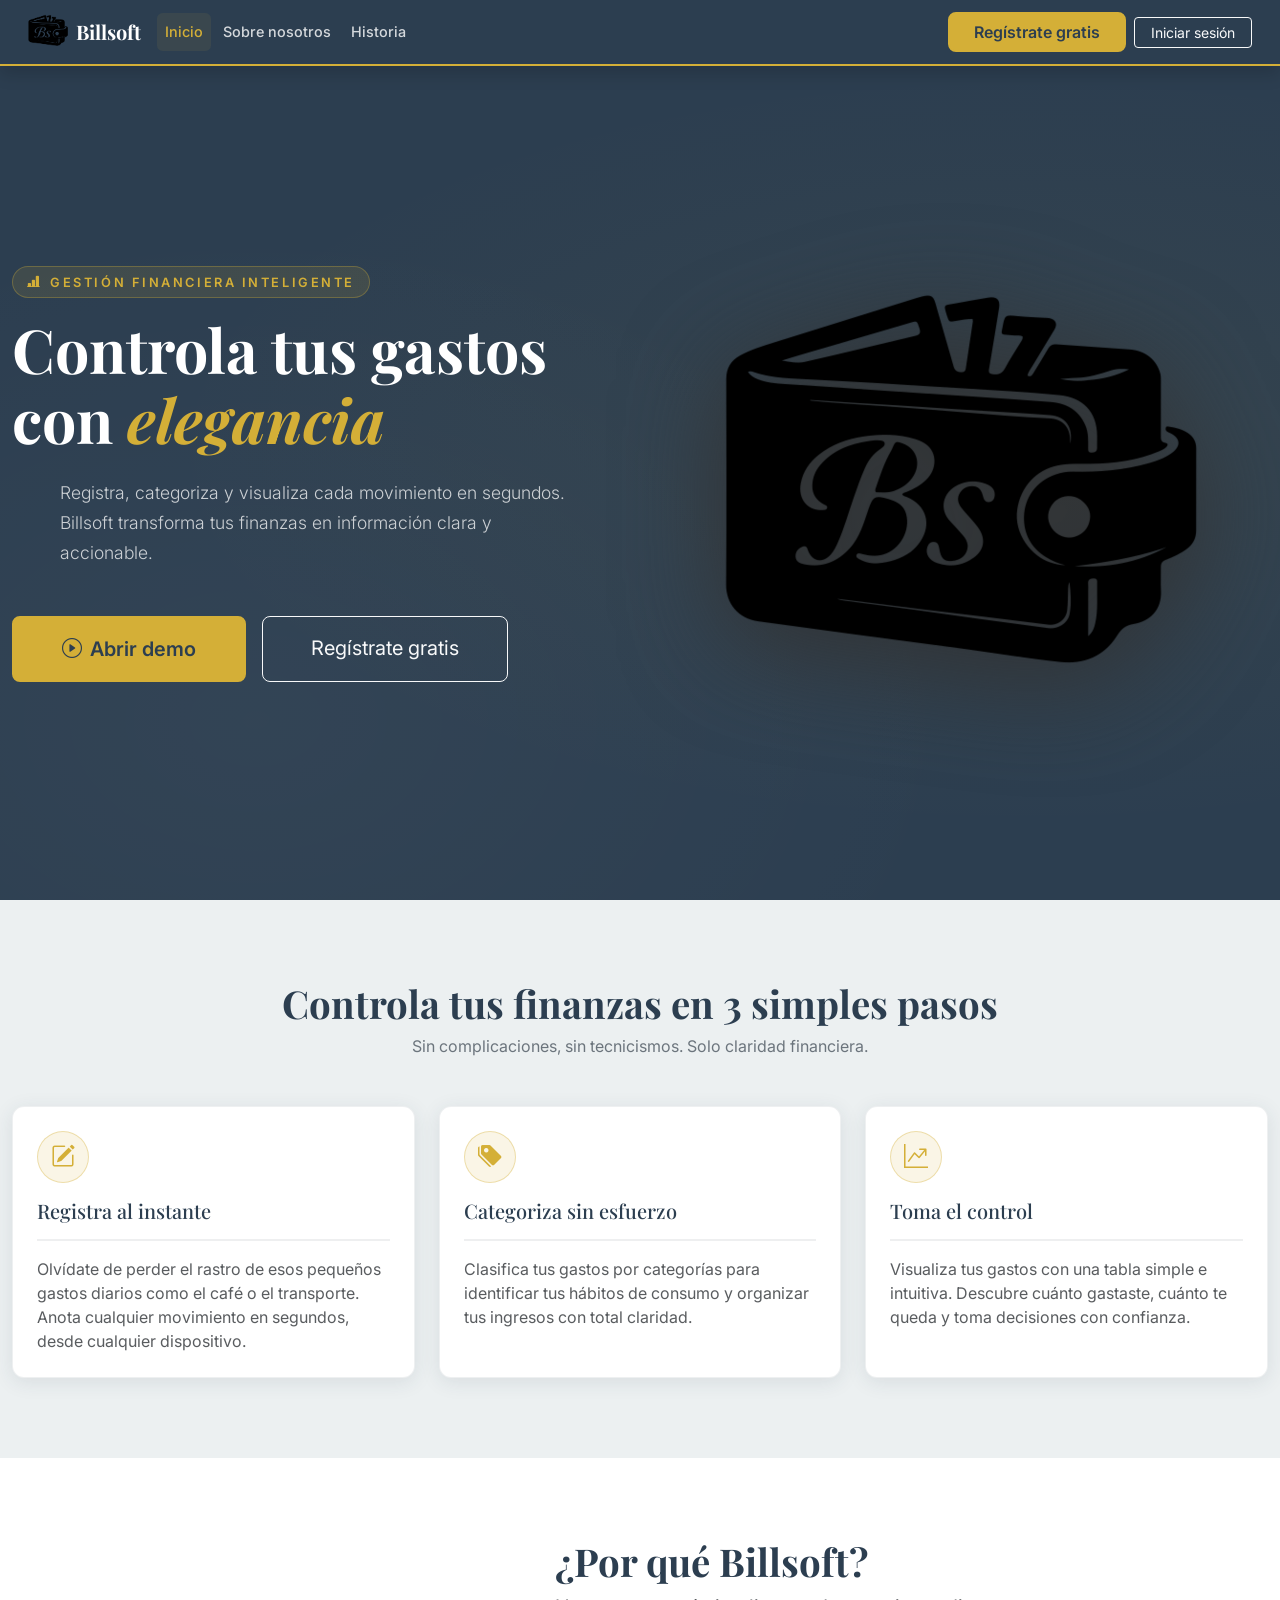
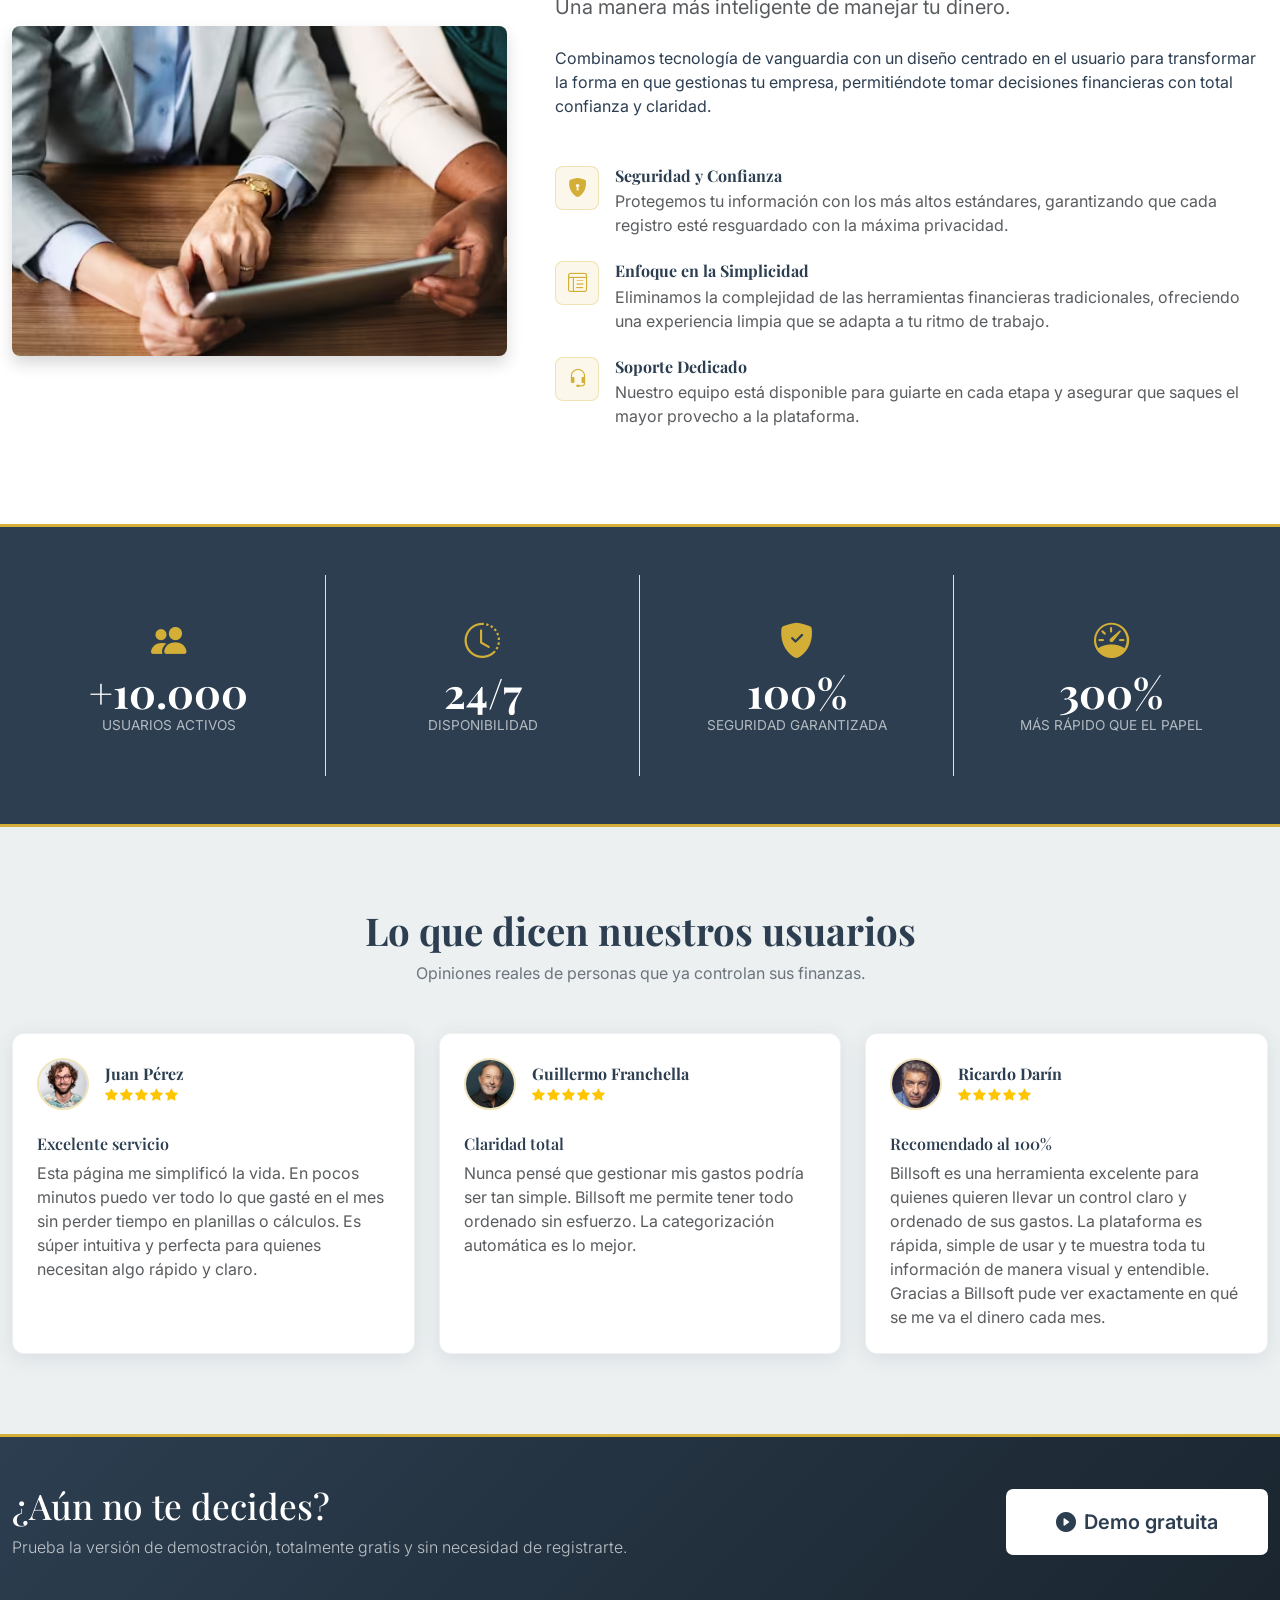
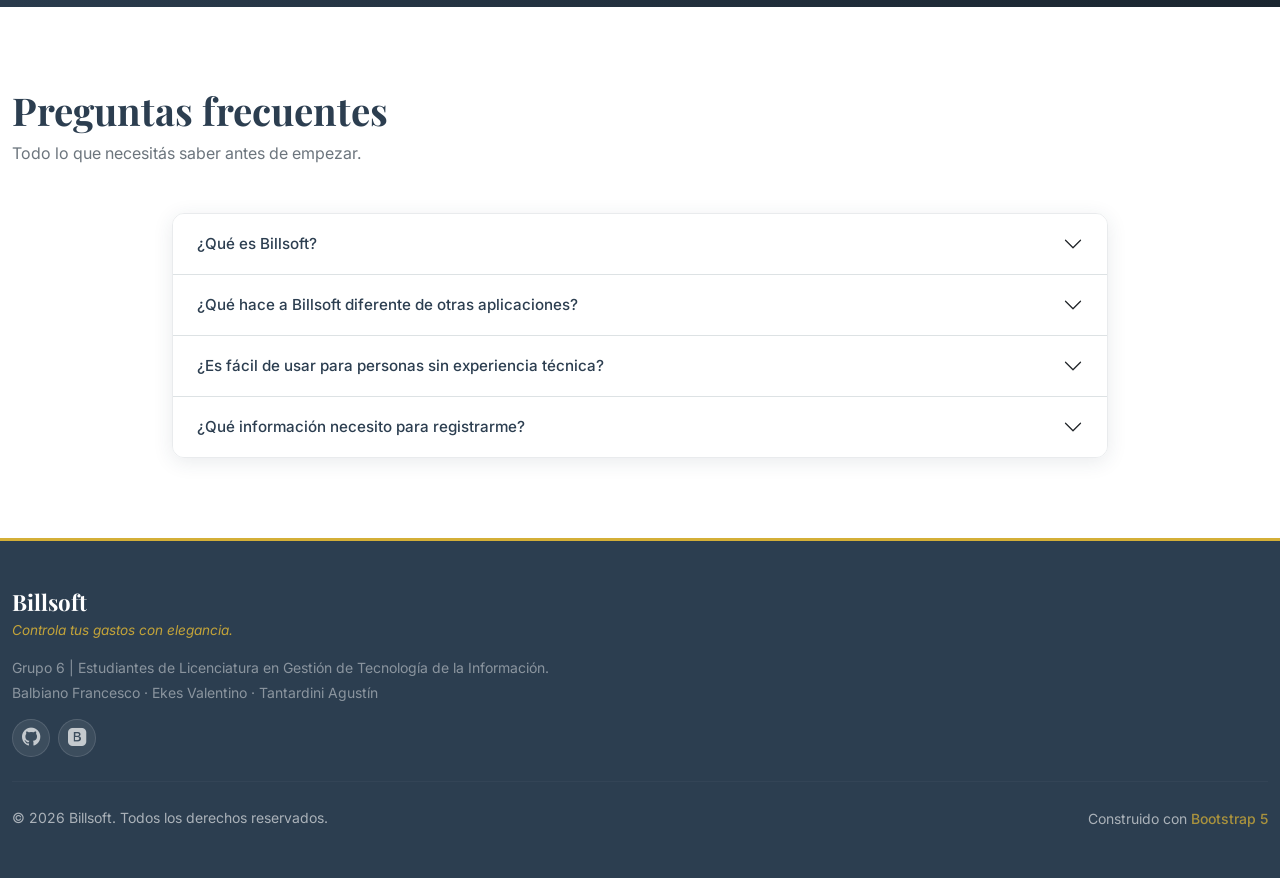
<file: index.html>
<!DOCTYPE html>
<html lang="es">

<head>
  <meta charset="UTF-8">
  <meta name="viewport" content="width=device-width, initial-scale=1.0">
  <title>Inicio | Billsoft</title>
  <link rel=icon type=image/png href="assets/img/favicon.png">

  <!-- Bootstrap 5 -->
  <link href="https://cdn.jsdelivr.net/npm/bootstrap@5.3.8/dist/css/bootstrap.min.css" rel="stylesheet"
    integrity="sha384-sRIl4kxILFvY47J16cr9ZwB07vP4J8+LH7qKQnuqkuIAvNWLzeN8tE5YBujZqJLB" crossorigin="anonymous">
  <!-- CSS Custom -->
  <link rel="stylesheet" href="assets/css/styles_main.css">
</head>

<body>

  <!-- ===================== NAVBAR ===================== -->
  <header>
    <nav class="navbar navbar-expand-lg navbar-dark bs-navbar fixed-top shadow py-1 px-3" aria-label="Navegación principal">
      <div class="container-fluid">

        <a class="navbar-brand d-flex align-items-center gap-2 py-2" href="#">
          <img src="assets/img/index/logo.svg" alt="Logo Billsoft" width="40" height="40">
          <span class="fw-bold fs-5 navbar-brand-text">Billsoft</span>
        </a>

        <button class="navbar-toggler border-0" type="button" data-bs-toggle="collapse" data-bs-target="#navbarMain"
          aria-controls="navbarMain" aria-expanded="false" aria-label="Abrir menú de navegación">
          <span class="navbar-toggler-icon"></span>
        </button>

        <div class="collapse navbar-collapse" id="navbarMain">
          <ul class="navbar-nav me-auto mb-2 mb-lg-0 gap-lg-1">
            <li class="nav-item">
              <a class="nav-link active" aria-current="page" href="#inicio">Inicio</a>
            </li>
            <li class="nav-item">
              <a class="nav-link" href="seccion/SobreNosotros.html">Sobre nosotros</a>
            </li>
            <li class="nav-item">
              <a class="nav-link" href="seccion/Historia.html">Historia</a>
            </li>
          </ul>

          <div class="d-flex align-items-center gap-2 py-3 py-lg-0">
            <a class="btn btn-accent px-4" href="seccion/registro.html" target="_blank">Regístrate gratis</a>
            <a class="btn btn-outline-light btn-sm px-3" href="seccion/login.html" target="_blank">Iniciar sesión</a>
          </div>
        </div>

      </div>
    </nav>
  </header>
  <main>

    <!-- ===================== HERO ===================== -->
    <section id="inicio" class="hero-section" aria-labelledby="hero-titulo">
      <div class="container-xxl">
        <div class="row align-items-center flex-lg-row flex-column-reverse min-vh-100 pt-5">

          <!-- Texto -->
          <div class="col-12 col-lg-6 py-5 text-center text-lg-start">
            <span class="hero-pill d-inline-block mb-3">
              <i class="bi bi-bar-chart-line-fill me-2"></i>Gestión financiera inteligente
            </span>
            <h1 id="hero-titulo" class="hero-title mb-4">
              Controla tus gastos<br>con <em class="text-accent">elegancia</em>
            </h1>
            <p class="hero-subtitle mx-auto mb-5">
              Registra, categoriza y visualiza cada movimiento en segundos.
              Billsoft transforma tus finanzas en información clara y accionable.
            </p>

            <div class="d-flex flex-wrap justify-content-center justify-content-lg-start gap-3">
              <a href="seccion/IngresoGasto.html" class="btn btn-accent btn-lg px-5 py-3" target=blank_>
                <i class="bi bi-play-circle me-2"></i>Abrir demo
              </a>
              <a href="seccion/registro.html" class="btn btn-outline-light btn-lg px-5 py-3" target=blank_>
                Regístrate gratis
              </a>
            </div>
          </div>

          <!-- Logo / Imagen hero -->
          <div class="col-10 col-sm-7 col-lg-5 mx-auto pt-5 d-flex justify-content-center">
            <img class="img-fluid hero-logo-img " src="assets/img/index/logo.svg" alt="logo de Billsoft">
          </div>

        </div>
      </div>
    </section>

    <!-- ===================== 3 PASOS ===================== -->
    <section id="3_simples_pasos" class="section-light py-6" aria-labelledby="pasos-titulo">
      <div class="container-xxl">

        <div class="row justify-content-center mb-5">
          <div class="col-12 col-md-8 text-center">
            <h2 id="pasos-titulo" class="section-title">Controla tus finanzas en 3 simples pasos</h2>
            <p class="section-subtitle">Sin complicaciones, sin tecnicismos. Solo claridad financiera.</p>
          </div>
        </div>

        <div class="row g-4 justify-content-center">

          <!-- Paso 1 -->
          <div class="col-12 col-sm-6 col-lg-4">
            <article class="card card-pasos h-100">
              <div class="card-body p-4">
                <div class="icono-pasos mb-3">
                  <i class="bi bi-pencil-square"></i>
                </div>
                <h3 class="card-title h5 mb-3">Registra al instante</h3>
                <hr class="card-divider my-3">
                <p class="card-text text-muted">
                  Olvídate de perder el rastro de esos pequeños gastos diarios como el café o el transporte.
                  Anota cualquier movimiento en segundos, desde cualquier dispositivo.
                </p>
              </div>
            </article>
          </div>

          <!-- Paso 2 -->
          <div class="col-12 col-sm-6 col-lg-4">
            <article class="card card-pasos h-100">
              <div class="card-body p-4">
                <div class="icono-pasos mb-3">
                  <i class="bi bi-tags-fill"></i>
                </div>
                <h3 class="card-title h5 mb-3">Categoriza sin esfuerzo</h3>
                <hr class="card-divider my-3">
                <p class="card-text text-muted">
                  Clasifica tus gastos por categorías para identificar tus hábitos de consumo
                  y organizar tus ingresos con total claridad.
                </p>
              </div>
            </article>
          </div>

          <!-- Paso 3 -->
          <div class="col-12 col-sm-6 col-lg-4">
            <article class="card card-pasos h-100">
              <div class="card-body p-4">
                <div class="icono-pasos mb-3">
                  <i class="bi bi-graph-up-arrow"></i>
                </div>
                <h3 class="card-title h5 mb-3">Toma el control</h3>
                <hr class="card-divider my-3">
                <p class="card-text text-muted">
                  Visualiza tus gastos con una tabla simple e intuitiva.
                  Descubre cuánto gastaste, cuánto te queda y toma decisiones con confianza.
                </p>
              </div>
            </article>
          </div>

        </div>
      </div>
    </section>

    <!-- ===================== ¿POR QUÉ BILLSOFT? ===================== -->
    <section id="porque_billsoft" class="section-white py-6" aria-labelledby="porque-titulo">
      <div class="container-xxl">
        <div class="row align-items-center g-5">

          <!-- Imagen -->
          <div class="col-12 col-lg-5">
            <div>
              <img class="img-fluid rounded-3 shadow" src="assets/img/index/porque_bs.avif"
                alt="Persona gestionando sus finanzas con Billsoft">
            </div>
          </div>

          <!-- Contenido -->
          <div class="col-12 col-lg-7">
            <h2 id="porque-titulo" class="section-title mb-2">¿Por qué Billsoft?</h2>
            <p class="lead fw-normal text-muted mb-4">
              Una manera más inteligente de manejar tu dinero.
            </p>
            <p class="mb-5">
              Combinamos tecnología de vanguardia con un diseño centrado en el usuario para transformar
              la forma en que gestionas tu empresa, permitiéndote tomar decisiones financieras con
              total confianza y claridad.
            </p>

            <ul class="feature-list list-unstyled d-flex flex-column gap-4">
              <li class="feature-item d-flex gap-3 align-items-start">
                <div class="feature-icon flex-shrink-0">
                  <i class="bi bi-shield-lock-fill"></i>
                </div>
                <div>
                  <h3 class="h6 fw-bold mb-1">Seguridad y Confianza</h3>
                  <p class="text-muted mb-0">Protegemos tu información con los más altos estándares,
                    garantizando que cada registro esté resguardado con la máxima privacidad.</p>
                </div>
              </li>
              <li class="feature-item d-flex gap-3 align-items-start">
                <div class="feature-icon flex-shrink-0">
                  <i class="bi bi-layout-text-window-reverse"></i>
                </div>
                <div>
                  <h3 class="h6 fw-bold mb-1">Enfoque en la Simplicidad</h3>
                  <p class="text-muted mb-0">Eliminamos la complejidad de las herramientas financieras
                    tradicionales, ofreciendo una experiencia limpia que se adapta a tu ritmo de trabajo.</p>
                </div>
              </li>
              <li class="feature-item d-flex gap-3 align-items-start">
                <div class="feature-icon flex-shrink-0">
                  <i class="bi bi-headset"></i>
                </div>
                <div>
                  <h3 class="h6 fw-bold mb-1">Soporte Dedicado</h3>
                  <p class="text-muted mb-0">Nuestro equipo está disponible para guiarte en cada etapa
                    y asegurar que saques el mayor provecho a la plataforma.</p>
                </div>
              </li>
            </ul>
          </div>

        </div>
      </div>
    </section>

    <!-- ===================== ESTADÍSTICAS ===================== -->
    <section id="estadisticas" class="stats-section py-5" aria-label="Estadísticas de Billsoft">
      <div class="container-xxl">
        <div class="row g-0 text-center text-white">

          <!-- Stat 1 -->
          <div class="col-12 col-sm-6 col-lg-3">
            <div class="stat-item border-end">
              <i class="bi bi-people-fill stat-icon mb-2"></i>
              <h3 class="stat-number">+10.000</h3>
              <p class="stat-label mb-0">Usuarios activos</p>
            </div>
          </div>

          <!-- Stat 2 -->
          <div class="col-12 col-sm-6 col-lg-3">
            <div class="stat-item border-end stat-mid">
              <i class="bi bi-clock-history stat-icon mb-2"></i>
              <h3 class="stat-number">24/7</h3>
              <p class="stat-label mb-0">Disponibilidad</p>
            </div>
          </div>

          <!-- Stat 3 -->
          <div class="col-12 col-sm-6 col-lg-3">
            <div class="stat-item border-end">
              <i class="bi bi-shield-fill-check stat-icon mb-2"></i>
              <h3 class="stat-number">100%</h3>
              <p class="stat-label mb-0">Seguridad garantizada</p>
            </div>
          </div>

          <!-- Stat 4 -->
          <div class="col-12 col-sm-6 col-lg-3">
            <div class="stat-item border-bottom-0">
              <i class="bi bi-speedometer stat-icon mb-2"></i>
              <h3 class="stat-number">300%</h3>
              <p class="stat-label mb-0">Más rápido que el papel</p>
            </div>
          </div>

        </div>
      </div>
    </section>

    <!-- ===================== RESEÑAS ===================== -->
    <section id="reseñas" class="section-light py-6" aria-labelledby="resenas-titulo">
      <div class="container-xxl">

        <div class="row mb-5">
          <div class="col-12 text-center">
            <h2 id="resenas-titulo" class="section-title">Lo que dicen nuestros usuarios</h2>
            <p class="section-subtitle">Opiniones reales de personas que ya controlan sus finanzas.</p>
          </div>
        </div>

        <div class="row g-4 justify-content-center">

          <!-- Reseña 1 -->
          <div class="col-12 col-md-6 col-lg-4">
            <article class="card card-review h-100">
              <header class="card-header-review d-flex align-items-center gap-3 p-4 pb-0">
                <img class="review-avatar rounded-circle flex-shrink-0" src="assets/img/index/reviews/juan_perez.avif"
                  alt="Foto de perfil de Juan Pérez" width="52" height="52">
                <div>
                  <h3 class="h6 fw-bold mb-0">Juan Pérez</h3>
                  <div class="star-rating">
                    <i class="bi bi-star-fill" aria-hidden="true"></i>
                    <i class="bi bi-star-fill" aria-hidden="true"></i>
                    <i class="bi bi-star-fill" aria-hidden="true"></i>
                    <i class="bi bi-star-fill" aria-hidden="true"></i>
                    <i class="bi bi-star-fill" aria-hidden="true"></i>
                  </div>
                </div>
              </header>
              <div class="card-body p-4">
                <h4 class="h6 fw-semibold mb-2">Excelente servicio</h4>
                <p class="card-text text-muted">
                  Esta página me simplificó la vida. En pocos minutos puedo ver todo lo que gasté
                  en el mes sin perder tiempo en planillas o cálculos. Es súper intuitiva y perfecta
                  para quienes necesitan algo rápido y claro.
                </p>
              </div>
            </article>
          </div>

          <!-- Reseña 2 -->
          <div class="col-12 col-md-6 col-lg-4">
            <article class="card card-review h-100">
              <header class="card-header-review d-flex align-items-center gap-3 p-4 pb-0">
                <img class="review-avatar rounded-circle flex-shrink-0"
                  src="assets/img/index/reviews/guillermo_franchella.avif" alt="Foto de perfil de Guillermo Franchella"
                  width="52" height="52">
                <div>
                  <h3 class="h6 fw-bold mb-0">Guillermo Franchella</h3>
                  <div class="star-rating">
                    <i class="bi bi-star-fill" aria-hidden="true"></i>
                    <i class="bi bi-star-fill" aria-hidden="true"></i>
                    <i class="bi bi-star-fill" aria-hidden="true"></i>
                    <i class="bi bi-star-fill" aria-hidden="true"></i>
                    <i class="bi bi-star-fill" aria-hidden="true"></i>
                  </div>
                </div>
              </header>
              <div class="card-body p-4">
                <h4 class="h6 fw-semibold mb-2">Claridad total</h4>
                <p class="card-text text-muted">
                  Nunca pensé que gestionar mis gastos podría ser tan simple. Billsoft me permite
                  tener todo ordenado sin esfuerzo. La categorización automática es lo mejor.
                </p>
              </div>
            </article>
          </div>

          <!-- Reseña 3 -->
          <div class="col-12 col-md-6 col-lg-4">
            <article class="card card-review h-100">
              <header class="card-header-review d-flex align-items-center gap-3 p-4 pb-0">
                <img class="review-avatar rounded-circle flex-shrink-0"
                  src="assets/img/index/reviews/ricardo_darin.avif" alt="Foto de perfil de Ricardo Darín" width="52"
                  height="52">
                <div>
                  <h3 class="h6 fw-bold mb-0">Ricardo Darín</h3>
                  <div class="star-rating">
                    <i class="bi bi-star-fill" aria-hidden="true"></i>
                    <i class="bi bi-star-fill" aria-hidden="true"></i>
                    <i class="bi bi-star-fill" aria-hidden="true"></i>
                    <i class="bi bi-star-fill" aria-hidden="true"></i>
                    <i class="bi bi-star-fill" aria-hidden="true"></i>
                  </div>
                </div>
              </header>
              <div class="card-body p-4">
                <h4 class="h6 fw-semibold mb-2">Recomendado al 100%</h4>
                <p class="card-text text-muted">
                  Billsoft es una herramienta excelente para quienes quieren llevar un control claro y ordenado de sus gastos. La plataforma es rápida, simple de usar y te muestra toda tu información de manera visual y entendible. Gracias a Billsoft pude ver exactamente en qué se me va el dinero cada mes.
                </p>
              </div>
            </article>
          </div>

        </div>
      </div>
    </section>

    <!-- ===================== Call 2 action / INDECISO ===================== -->
    <section id="indeciso" class="c2a-section py-5" aria-labelledby="cta-titulo">
      <div class="container-xxl">
        <div class="row align-items-center gy-4">

          <div class="col-12 col-lg-8 text-center text-lg-start">
            <h2 id="c2a-titulo" class="c2a-title mb-2">¿Aún no te decides?</h2>
            <p class="c2a-subtitle mb-0">
              Prueba la versión de demostración, totalmente gratis y sin necesidad de registrarte.
            </p>
          </div>

          <div class="col-12 col-lg-4 d-flex justify-content-center justify-content-lg-end">
            <a class="btn btn-c2a-light btn-lg px-5 py-3" href="seccion/IngresoGasto.html">
              <i class="bi bi-play-circle-fill me-2"></i>Demo gratuita
            </a>
          </div>

        </div>
      </div>
    </section>

    <!-- ===================== FAQ ===================== -->
    <section id="faq" class="section-white py-6" aria-labelledby="faq-titulo">
      <div class="container-xxl">

        <div class="row mb-5">
          <div class="col-12 col-md-8">
            <h2 id="faq-titulo" class="section-title">Preguntas frecuentes</h2>
            <p class="section-subtitle">Todo lo que necesitás saber antes de empezar.</p>
          </div>
        </div>

        <div class="row justify-content-center">
          <div class="col-12 col-lg-9">
            <div class="accordion accordion-flush faq-accordion" id="faqAccordion">

              <!-- Pregunta 1 -->
              <div class="accordion-item faq-item">
                <h3 class="accordion-header">
                  <button class="accordion-button collapsed faq-button" type="button" data-bs-toggle="collapse"
                    data-bs-target="#faq1" aria-expanded="false" aria-controls="faq1">
                    ¿Qué es Billsoft?
                  </button>
                </h3>
                <div id="faq1" class="accordion-collapse collapse" data-bs-parent="#faqAccordion">
                  <div class="accordion-body faq-body">
                    Billsoft es una aplicación sencilla de seguimiento de gastos diseñada para ayudarte
                    a gestionar tus finanzas personales de manera fácil y sin complicaciones.
                  </div>
                </div>
              </div>

              <!-- Pregunta 2 -->
              <div class="accordion-item faq-item">
                <h3 class="accordion-header">
                  <button class="accordion-button collapsed faq-button" type="button" data-bs-toggle="collapse"
                    data-bs-target="#faq2" aria-expanded="false" aria-controls="faq2">
                    ¿Qué hace a Billsoft diferente de otras aplicaciones?
                  </button>
                </h3>
                <div id="faq2" class="accordion-collapse collapse" data-bs-parent="#faqAccordion">
                  <div class="accordion-body faq-body">
                    A diferencia de otras opciones que pueden resultar abrumadoras, Billsoft ofrece una
                    experiencia minimalista y sencilla. Nos enfocamos en el registro rápido y la visualización
                    clara, eliminando distracciones innecesarias.
                  </div>
                </div>
              </div>

              <!-- Pregunta 3 -->
              <div class="accordion-item faq-item">
                <h3 class="accordion-header">
                  <button class="accordion-button collapsed faq-button" type="button" data-bs-toggle="collapse"
                    data-bs-target="#faq3" aria-expanded="false" aria-controls="faq3">
                    ¿Es fácil de usar para personas sin experiencia técnica?
                  </button>
                </h3>
                <div id="faq3" class="accordion-collapse collapse" data-bs-parent="#faqAccordion">
                  <div class="accordion-body faq-body">
                    Absolutamente. Billsoft fue diseñada con foco en la facilidad de uso. Detectamos que
                    muchos usuarios abandonan otras apps por sus interfaces confusas, por eso la nuestra
                    es limpia, con funcionalidad sencilla y navegación intuitiva.
                  </div>
                </div>
              </div>

              <!-- Pregunta 4 -->
              <div class="accordion-item faq-item">
                <h3 class="accordion-header">
                  <button class="accordion-button collapsed faq-button" type="button" data-bs-toggle="collapse"
                    data-bs-target="#faq4" aria-expanded="false" aria-controls="faq4">
                    ¿Qué información necesito para registrarme?
                  </button>
                </h3>
                <div id="faq4" class="accordion-collapse collapse" data-bs-parent="#faqAccordion">
                  <div class="accordion-body faq-body">
                    Solo necesitás completar un formulario con tu nombre, apellido, correo electrónico
                    y contraseña. Si ya tenés cuenta, podés acceder rápidamente con tu correo y contraseña.
                  </div>
                </div>
              </div>

            </div>
          </div>
        </div>

      </div>
    </section>

  </main>

  <!-- ===================== FOOTER ===================== -->
  <footer class="site-footer py-5" aria-label="Pie de página">
    <div class="container-xxl">
      <div class="row gy-4 align-items-start">

        <div class="col-12 col-md-6">
          <h4 class="fw-bold footer-brand mb-1">Billsoft</h4>
          <p class="footer-tagline mb-3">Controla tus gastos con elegancia.</p>
          <p class="footer-credits opacity-75 small mb-1">
            Grupo 6 | Estudiantes de Licenciatura en Gestión de Tecnología de la Información.
          </p>
          <p class="footer-credits opacity-75 small">
            Balbiano Francesco · Ekes Valentino · Tantardini Agustín
          </p>
          <div class="d-flex gap-2">
            <a href="https://github.com/Mbalbiano/billsoft.github.io" class="footer-icon-btn" target="_blank"
              rel="noopener noreferrer" aria-label="GitHub (abre en nueva pestaña)">
              <i class="bi bi-github" aria-hidden="true"></i>
            </a>
            <a href="https://getbootstrap.com/" class="footer-icon-btn" target="_blank" rel="noopener noreferrer"
              aria-label="Bootstrap (abre en nueva pestaña)">
              <i class="bi bi-bootstrap-fill" aria-hidden="true"></i>
            </a>
          </div>
      </div>
      </div>
      <hr class="footer-divider my-4">

      <div class="row align-items-center">
        <div class="col-12 col-md-6 text-center text-md-start mb-2 mb-md-0">
          <p class="small opacity-75 mb-0">© 2026 Billsoft. Todos los derechos reservados.</p>
        </div>
        <div class="col-12 col-md-6 text-center text-md-end">
          <small class="opacity-75">
            Construido con
            <a href="https://getbootstrap.com" class="footer-link" target="_blank" rel="noopener noreferrer">Bootstrap
              5</a>
          </small>
        </div>
      </div>

    </div>
  </footer>

  <script src="https://cdn.jsdelivr.net/npm/bootstrap@5.3.8/dist/js/bootstrap.bundle.min.js"
    integrity="sha384-FKyoEForCGlyvwx9Hj09JcYn3nv7wiPVlz7YYwJrWVcXK/BmnVDxM+D2scQbITxI"
    crossorigin="anonymous"></script>
</body>

</html>
</file>
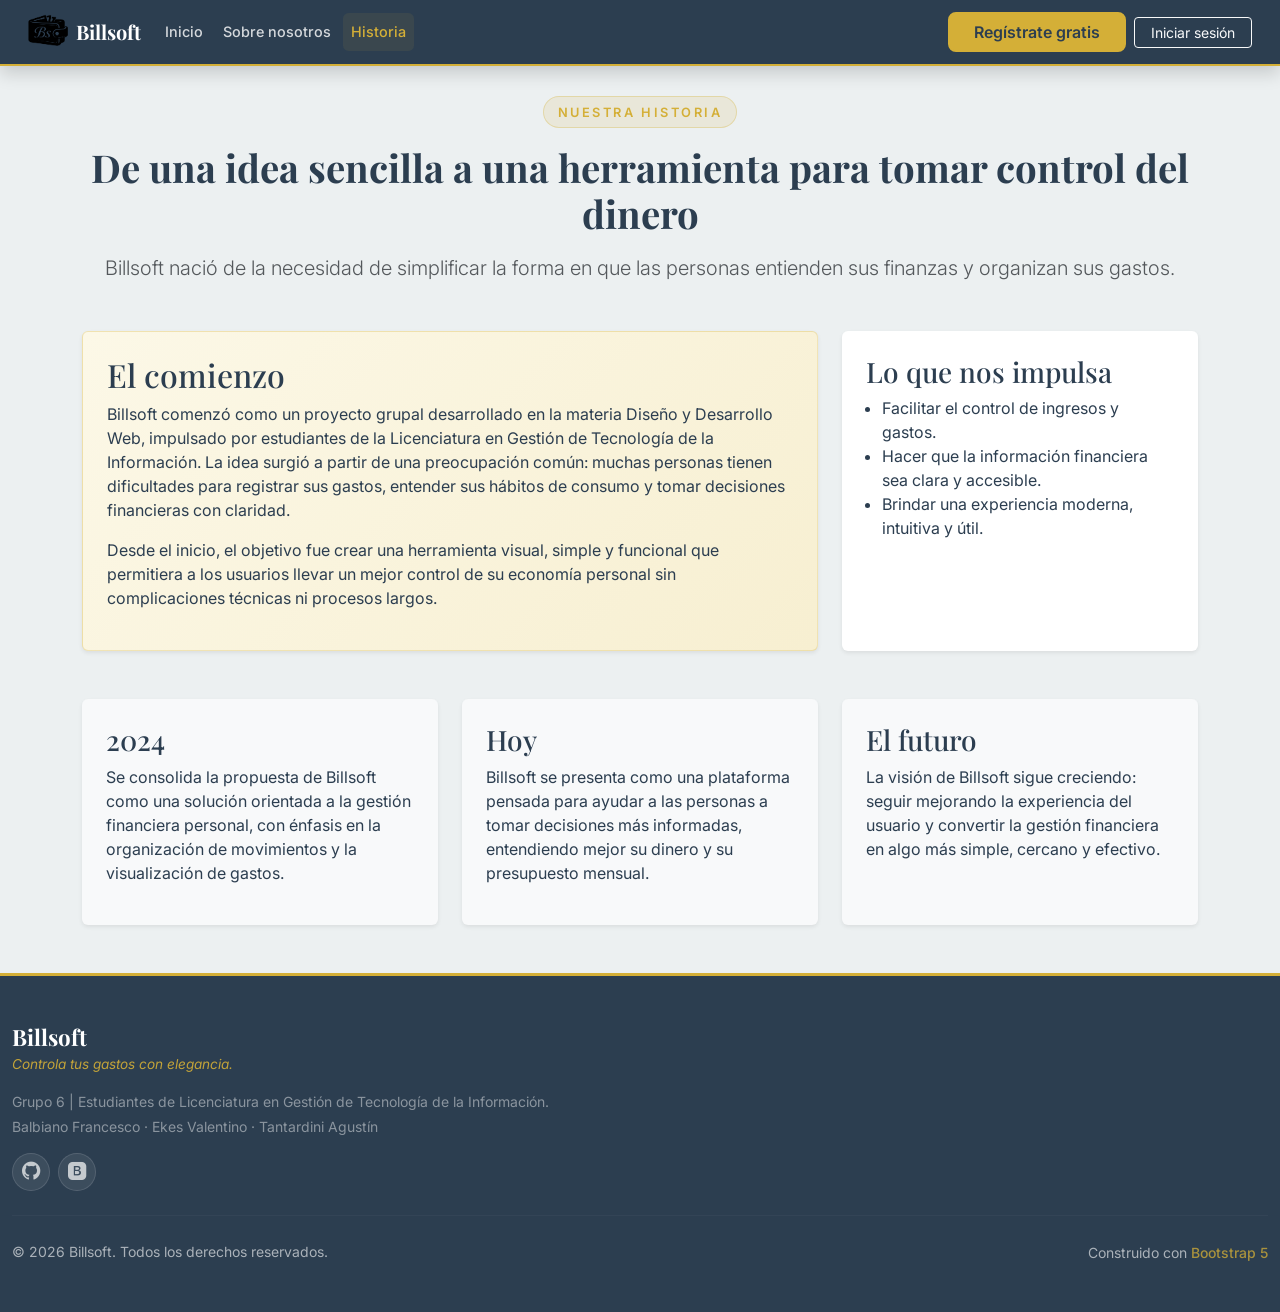
<file: seccion/Historia.html>
<!DOCTYPE html>
<html lang="es">

<head>
    <meta charset="UTF-8">
    <meta name="viewport" content="width=device-width, initial-scale=1.0">
    <title>Historia</title>
    <link rel="stylesheet" href="../assets/css/styles_main.css">
    <link href="https://cdn.jsdelivr.net/npm/bootstrap@5.3.3/dist/css/bootstrap.min.css" rel="stylesheet">
    <link rel="stylesheet" href="../assets/css/styles_main.css">
    <link rel=icon type=image/png href="../assets/img/favicon.png">
</head>

<body>
    <header>
        <nav class="navbar navbar-expand-lg navbar-dark bs-navbar fixed-top shadow py-1 px-3"
            aria-label="Navegación principal">
            <div class="container-fluid">

                <a class="navbar-brand d-flex align-items-center gap-2 py-2" href="../index.html#inicio">
                    <img src="../assets/img/index/logo.svg" alt="Logo Billsoft" width="40" height="40">
                    <span class="fw-bold fs-5 navbar-brand-text">Billsoft</span>
                </a>

                <button class="navbar-toggler border-0" type="button" data-bs-toggle="collapse"
                    data-bs-target="#navbarMain" aria-controls="navbarMain" aria-expanded="false"
                    aria-label="Abrir menú de navegación">
                    <span class="navbar-toggler-icon"></span>
                </button>

                <div class="collapse navbar-collapse" id="navbarMain">
                    <ul class="navbar-nav me-auto mb-2 mb-lg-0 gap-lg-1">
                        <li class="nav-item">
                            <a class="nav-link" href="../index.html">Inicio</a>
                        </li>
                        <li class="nav-item">
                            <a class="nav-link" href="SobreNosotros.html">Sobre nosotros</a>
                        </li>
                        <li class="nav-item">
                            <a class="nav-link active" aria-current="page" href="Historia.html">Historia</a>
                        </li>
                    </ul>

                    <div class="d-flex align-items-center gap-2 py-3 py-lg-0">
                        <a class="btn btn-accent px-4" href="registro.html" target="_blank">Regístrate
                            gratis</a>
                        <a class="btn btn-outline-light btn-sm px-3" href="login.html" target="_blank">Iniciar
                            sesión</a>
                    </div>
                </div>

            </div>
        </nav>
    </header>
    <main class="pt-5" style="min-height: 100vh;">
        <section class="container py-5">
            <div class="text-center mb-5">
                <span class="hero-pill d-inline-block mb-3">Nuestra historia</span>
                <h1 class="section-title mb-3">De una idea sencilla a una herramienta para tomar control del dinero</h1>
                <p class="lead text-muted">Billsoft nació de la necesidad de simplificar la forma en que las personas
                    entienden sus finanzas y organizan sus gastos.</p>
            </div>

            <div class="row g-4 mb-5">
                <div class="col-lg-8">
                    <div class="bg-light p-4 rounded shadow-sm h-100 about-card">
                        <h2>El comienzo</h2>
                        <p>Billsoft comenzó como un proyecto grupal desarrollado en la materia Diseño y Desarrollo Web,
                            impulsado por estudiantes de la Licenciatura en Gestión de Tecnología de la Información. La
                            idea surgió a partir de una preocupación común: muchas personas tienen dificultades para
                            registrar sus gastos, entender sus hábitos de consumo y tomar decisiones financieras con
                            claridad.</p>
                        <p>Desde el inicio, el objetivo fue crear una herramienta visual, simple y funcional que
                            permitiera a los usuarios llevar un mejor control de su economía personal sin complicaciones
                            técnicas ni procesos largos.</p>
                    </div>
                </div>
                <div class="col-lg-4">
                    <div class="bg-white p-4 rounded shadow-sm h-100">
                        <h3>Lo que nos impulsa</h3>
                        <ul class="mb-0 ps-3">
                            <li>Facilitar el control de ingresos y gastos.</li>
                            <li>Hacer que la información financiera sea clara y accesible.</li>
                            <li>Brindar una experiencia moderna, intuitiva y útil.</li>
                        </ul>
                    </div>
                </div>
            </div>

            <div class="row g-4">
                <div class="col-md-4">
                    <div class="bg-light p-4 rounded shadow-sm h-100">
                        <h3>2024</h3>
                        <p>Se consolida la propuesta de Billsoft como una solución orientada a la gestión financiera
                            personal, con énfasis en la organización de movimientos y la visualización de gastos.</p>
                    </div>
                </div>
                <div class="col-md-4">
                    <div class="bg-light p-4 rounded shadow-sm h-100">
                        <h3>Hoy</h3>
                        <p>Billsoft se presenta como una plataforma pensada para ayudar a las personas a tomar
                            decisiones más informadas, entendiendo mejor su dinero y su presupuesto mensual.</p>
                    </div>
                </div>
                <div class="col-md-4">
                    <div class="bg-light p-4 rounded shadow-sm h-100">
                        <h3>El futuro</h3>
                        <p>La visión de Billsoft sigue creciendo: seguir mejorando la experiencia del usuario y
                            convertir la gestión financiera en algo más simple, cercano y efectivo.</p>
                    </div>
                </div>
            </div>
        </section>
    </main>

    
  <!-- ===================== FOOTER ===================== -->
  <footer class="site-footer py-5" aria-label="Pie de página">
    <div class="container-xxl">
      <div class="row gy-4 align-items-start">

        <div class="col-12 col-md-6">
          <h4 class="fw-bold footer-brand mb-1">Billsoft</h4>
          <p class="footer-tagline mb-3">Controla tus gastos con elegancia.</p>
          <p class="footer-credits opacity-75 small mb-1">
            Grupo 6 | Estudiantes de Licenciatura en Gestión de Tecnología de la Información.
          </p>
          <p class="footer-credits opacity-75 small">
            Balbiano Francesco · Ekes Valentino · Tantardini Agustín
          </p>
          <div class="d-flex gap-2">
            <a href="https://github.com/Mbalbiano/billsoft.github.io" class="footer-icon-btn" target="_blank"
              rel="noopener noreferrer" aria-label="GitHub (abre en nueva pestaña)">
              <i class="bi bi-github" aria-hidden="true"></i>
            </a>
            <a href="https://getbootstrap.com/" class="footer-icon-btn" target="_blank" rel="noopener noreferrer"
              aria-label="Bootstrap (abre en nueva pestaña)">
              <i class="bi bi-bootstrap-fill" aria-hidden="true"></i>
            </a>
          </div>
      </div>
      </div>
      <hr class="footer-divider my-4">

      <div class="row align-items-center">
        <div class="col-12 col-md-6 text-center text-md-start mb-2 mb-md-0">
          <p class="small opacity-75 mb-0">© 2026 Billsoft. Todos los derechos reservados.</p>
        </div>
        <div class="col-12 col-md-6 text-center text-md-end">
          <small class="opacity-75">
            Construido con
            <a href="https://getbootstrap.com" class="footer-link" target="_blank" rel="noopener noreferrer">Bootstrap
              5</a>
          </small>
        </div>
      </div>

    </div>
  </footer>
    <script src="https://cdn.jsdelivr.net/npm/bootstrap@5.3.8/dist/js/bootstrap.bundle.min.js"
        integrity="sha384-FKyoEForCGlyvwx9Hj09JcYn3nv7wiPVlz7YYwJrWVcXK/BmnVDxM+D2scQbITxI"
        crossorigin="anonymous"></script>
</body>


</html>
</file>
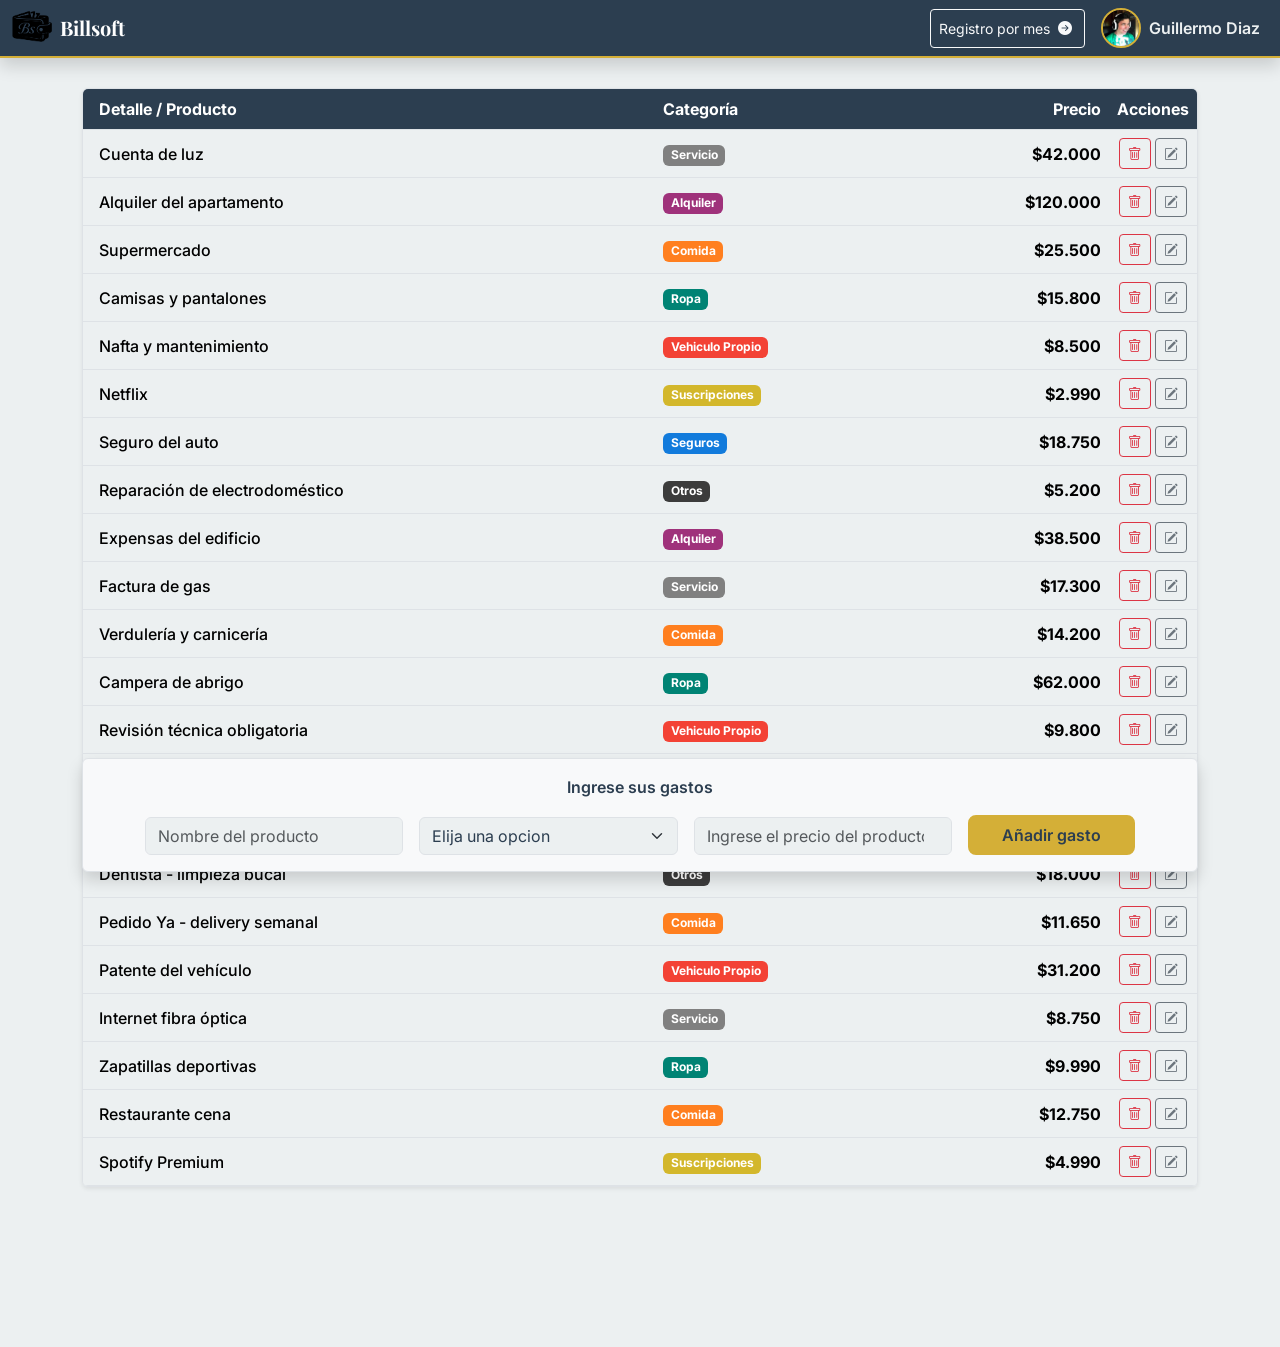
<file: seccion/IngresoGasto.html>
<!DOCTYPE html>
<html lang="es">

<head>
  <meta charset="UTF-8">
  <meta name="viewport" content="width=device-width, initial-scale=1.0">
  <title>Ingreso Gasto | Billsoft</title>
  <link rel=icon type=image/png href="../assets/img/favicon.png">

  <link href="https://cdn.jsdelivr.net/npm/bootstrap@5.3.3/dist/css/bootstrap.min.css" rel="stylesheet">
  <link rel="stylesheet" href="../assets/css/styles_main.css">

</head>

<body>
<nav class="navbar navbar-expand-lg navbar-dark bs-navbar fixed-top shadow py-2" aria-label="Navegación principal">
  <div class="container-fluid">

    <a class="navbar-brand d-flex align-items-center gap-2 py-0" href="../index.html#inicio">
      <img src="../assets/img/index/logo.svg" alt="Logo Billsoft" width="40" height="40">
      <span class="fw-bold fs-5 navbar-brand-text">Billsoft</span>
    </a>

      <div class="d-flex align-items-center">
        <a class="btn btn-outline-light btn-sm p-2" href="../seccion/RegistroxMes.html">Registro por mes <i class="bi bi-arrow-right-circle-fill mx-1"></i></a>
        <span class="ms-3"><img class="avatar-usr rounded-circle" src="../assets/img/app/user_fake.avif" alt="Avatar del usuario"></span>
        <p class="d-none d-md-flex text-center m-0 px-2 nombre-usr">Guillermo Diaz</p>
      
      </div>
    </div>
</nav>

  <main>

  <!--  
  Sobre la tabla...
  Preferimos dejar que la tabla tenga overvlow en mobile ya que lo vemos mas conveniente que ocultarle informacion al usuario.
  De todas formas la columna que quedo escondida es la de las acciones, por lo que los elementos esenciales de la tabla se mantienen
  -->

    <section class="container my-6 pb-6 pt-2 tabla-mobile"> <!-- Tabla movile es un media query para poner mas padding bottom en mobile -->
      <div class="table-responsive shadow-sm rounded border">
        <table class="table table-striped-rows table-hover align-middle m-0">
          <thead class="tabla-gasto">
            <tr>
              <th scope="col" class="ps-3">Detalle / Producto</th>
              <th scope="col">Categoría</th>
              <th scope="col" class="text-end">Precio</th>
              <th scope="col" class="text-center" style="width: 80px;">Acciones</th>
            </tr>
          </thead>
          <tbody>
            <tr>
              <!-- CONTENIDOS DE LA TABLA -->
              <!-- NOMBRES Y COLORES DE BADGES DECLARADOS EN LINEA 450 APROX -->
              <td class="ps-3 fw-medium">Cuenta de luz</td>
              <td><span class="badge servicio">Servicio</span></td>
              <td class="text-end fw-bold">$42.000</td>
              <td class="text-center">
                <div class="d-md-none">
                  <div class="dropdown">
                    <button class="btn btn-sm btn-outline-secondary dropdown-toggle" type="button"
                      data-bs-toggle="dropdown" aria-expanded="false" title="Acciones">
                      <i class="bi bi-three-dots"></i>
                    </button>
                    <ul class="dropdown-menu dropdown-menu-end position-absolute" style="top: 100%; right: 0;">
                      <li><button class="dropdown-item" type="button">Editar</button></li>
                      <li><button class="dropdown-item text-danger" type="button">Eliminar</button></li>
                    </ul>
                  </div>
                </div>

                <div class="d-none d-md-inline">
                  <button class="btn btn-sm btn-outline-danger" title="Eliminar">
                    <i class="bi bi-trash"></i>
                  </button>
                  <button class="btn btn-sm btn-outline-secondary" title="Editar">
                    <i class="bi bi-pencil-square"></i>
                  </button>
                </div>
              </td>
            </tr>
            <tr>
              <td class="ps-3 fw-medium">Alquiler del apartamento</td>
              <td><span class="badge alquiler">Alquiler</span></td>
              <td class="text-end fw-bold">$120.000</td>
              <td class="text-center">
                <div class="d-md-none">
                  <div class="dropdown">
                    <button class="btn btn-sm btn-outline-secondary dropdown-toggle" type="button"
                      data-bs-toggle="dropdown" aria-expanded="false" title="Acciones">
                      <i class="bi bi-three-dots"></i>
                    </button>
                    <ul class="dropdown-menu dropdown-menu-end position-absolute" style="top: 100%; right: 0;">
                      <li><button class="dropdown-item" type="button">Editar</button></li>
                      <li><button class="dropdown-item text-danger" type="button">Eliminar </button></li>
                    </ul>
                  </div>
                </div>

                <div class="d-none d-md-inline">
                  <button class="btn btn-sm btn-outline-danger" title="Eliminar">
                    <i class="bi bi-trash"></i>
                  </button>
                  <button class="btn btn-sm btn-outline-secondary" title="Editar">
                    <i class="bi bi-pencil-square"></i>
                  </button>
                </div>
              </td>
            </tr>
            <tr>
              <td class="ps-3 fw-medium">Supermercado</td>
              <td><span class="badge comida">Comida</span></td>
              <td class="text-end fw-bold">$25.500</td>
              <td class="text-center">
                <div class="d-md-none">
                  <div class="dropdown">
                    <button class="btn btn-sm btn-outline-secondary dropdown-toggle" type="button"
                      data-bs-toggle="dropdown" aria-expanded="false" title="Acciones">
                      <i class="bi bi-three-dots"></i>
                    </button>
                    <ul class="dropdown-menu dropdown-menu-end position-absolute" style="top: 100%; right: 0;">
                      <li><button class="dropdown-item" type="button">Editar</button></li>
                      <li><button class="dropdown-item text-danger" type="button">Eliminar</button></li>
                    </ul>
                  </div>
                </div>

                <div class="d-none d-md-inline">
                  <button class="btn btn-sm btn-outline-danger" title="Eliminar">
                    <i class="bi bi-trash"></i>
                  </button>
                  <button class="btn btn-sm btn-outline-secondary" title="Editar">
                    <i class="bi bi-pencil-square"></i>
                  </button>
                </div>
              </td>
            </tr>
            <tr>
              <td class="ps-3 fw-medium">Camisas y pantalones</td>
              <td><span class="badge ropa">Ropa</span></td>
              <td class="text-end fw-bold">$15.800</td>
              <td class="text-center">
                <div class="d-md-none">
                  <div class="dropdown">
                    <button class="btn btn-sm btn-outline-secondary dropdown-toggle" type="button"
                      data-bs-toggle="dropdown" aria-expanded="false" title="Acciones">
                      <i class="bi bi-three-dots"></i>
                    </button>
                    <ul class="dropdown-menu dropdown-menu-end position-absolute" style="top: 100%; right: 0;">
                      <li><button class="dropdown-item" type="button">Editar</button></li>
                      <li><button class="dropdown-item text-danger" type="button">Eliminar</button></li>
                    </ul>
                  </div>
                </div>

                <div class="d-none d-md-inline">
                  <button class="btn btn-sm btn-outline-danger" title="Eliminar">
                    <i class="bi bi-trash"></i>
                  </button>
                  <button class="btn btn-sm btn-outline-secondary" title="Editar">
                    <i class="bi bi-pencil-square"></i>
                  </button>
                </div>
              </td>
            </tr>
            <tr>
              <td class="ps-3 fw-medium">Nafta y mantenimiento</td>
              <td><span class="badge vehiculo">Vehiculo Propio</span></td>
              <td class="text-end fw-bold">$8.500</td>
              <td class="text-center">
                <div class="d-md-none">
                  <div class="dropdown">
                    <button class="btn btn-sm btn-outline-secondary dropdown-toggle" type="button"
                      data-bs-toggle="dropdown" aria-expanded="false" title="Acciones">
                      <i class="bi bi-three-dots"></i>
                    </button>
                    <ul class="dropdown-menu dropdown-menu-end position-absolute" style="top: 100%; right: 0;">
                      <li><button class="dropdown-item" type="button">Editar</button></li>
                      <li><button class="dropdown-item text-danger" type="button">Eliminar</button></li>
                    </ul>
                  </div>
                </div>

                <div class="d-none d-md-inline">
                  <button class="btn btn-sm btn-outline-danger" title="Eliminar">
                    <i class="bi bi-trash"></i>
                  </button>
                  <button class="btn btn-sm btn-outline-secondary" title="Editar">
                    <i class="bi bi-pencil-square"></i>
                  </button>
                </div>
              </td>
            </tr>
            <tr>
              <td class="ps-3 fw-medium">Netflix</td>
              <td><span class="badge suscripciones">Suscripciones</span></td>
              <td class="text-end fw-bold">$2.990</td>
              <td class="text-center">
                <div class="d-md-none">
                  <div class="dropdown">
                    <button class="btn btn-sm btn-outline-secondary dropdown-toggle" type="button"
                      data-bs-toggle="dropdown" aria-expanded="false" title="Acciones">
                      <i class="bi bi-three-dots"></i>
                    </button>
                    <ul class="dropdown-menu dropdown-menu-end position-absolute" style="top: 100%; right: 0;">
                      <li><button class="dropdown-item" type="button">Editar</button></li>
                      <li><button class="dropdown-item text-danger" type="button">Eliminar</button></li>
                    </ul>
                  </div>
                </div>

                <div class="d-none d-md-inline">
                  <button class="btn btn-sm btn-outline-danger" title="Eliminar">
                    <i class="bi bi-trash"></i>
                  </button>
                  <button class="btn btn-sm btn-outline-secondary" title="Editar">
                    <i class="bi bi-pencil-square"></i>
                  </button>
                </div>
              </td>
            </tr>
            <tr>
              <td class="ps-3 fw-medium">Seguro del auto</td>
              <td><span class="badge seguros">Seguros</span></td>
              <td class="text-end fw-bold">$18.750</td>
              <td class="text-center">
                <div class="d-md-none">
                  <div class="dropdown">
                    <button class="btn btn-sm btn-outline-secondary dropdown-toggle" type="button"
                      data-bs-toggle="dropdown" aria-expanded="false" title="Acciones">
                      <i class="bi bi-three-dots"></i>
                    </button>
                    <ul class="dropdown-menu dropdown-menu-end position-absolute" style="top: 100%; right: 0;">
                      <li><button class="dropdown-item" type="button">Editar</button></li>
                      <li><button class="dropdown-item text-danger" type="button">Eliminar</button></li>
                    </ul>
                  </div>
                </div>

                <div class="d-none d-md-inline">
                  <button class="btn btn-sm btn-outline-danger" title="Eliminar">
                    <i class="bi bi-trash"></i>
                  </button>
                  <button class="btn btn-sm btn-outline-secondary" title="Editar">
                    <i class="bi bi-pencil-square"></i>
                  </button>
                </div>
              </td>
            </tr>
            <tr>
              <td class="ps-3 fw-medium">Reparación de electrodoméstico</td>
              <td><span class="badge otros">Otros</span></td>
              <td class="text-end fw-bold">$5.200</td>
              <td class="text-center">
                <div class="d-md-none">
                  <div class="dropdown">
                    <button class="btn btn-sm btn-outline-secondary dropdown-toggle" type="button"
                      data-bs-toggle="dropdown" aria-expanded="false" title="Acciones">
                      <i class="bi bi-three-dots"></i>
                    </button>
                    <ul class="dropdown-menu dropdown-menu-end position-absolute" style="top: 100%; right: 0;">
                      <li><button class="dropdown-item" type="button">Editar</button></li>
                      <li><button class="dropdown-item text-danger" type="button">Eliminar</button></li>
                    </ul>
                  </div>
                </div>

                <div class="d-none d-md-inline">
                  <button class="btn btn-sm btn-outline-danger" title="Eliminar">
                    <i class="bi bi-trash"></i>
                  </button>
                  <button class="btn btn-sm btn-outline-secondary" title="Editar">
                    <i class="bi bi-pencil-square"></i>
                  </button>
                </div>
              </td>
            </tr>

            <tr>
              <td class="ps-3 fw-medium">Expensas del edificio</td>
              <td><span class="badge alquiler">Alquiler</span></td>
              <td class="text-end fw-bold">$38.500</td>
              <td class="text-center">
                <div class="d-md-none">
                  <div class="dropdown">
                    <button class="btn btn-sm btn-outline-secondary dropdown-toggle" type="button"
                      data-bs-toggle="dropdown" aria-expanded="false" title="Acciones">
                      <i class="bi bi-three-dots"></i>
                    </button>
                    <ul class="dropdown-menu dropdown-menu-end position-absolute" style="top: 100%; right: 0;">
                      <li><button class="dropdown-item" type="button">Editar</button></li>
                      <li><button class="dropdown-item text-danger" type="button">Eliminar</button></li>
                    </ul>
                  </div>
                </div>
                <div class="d-none d-md-inline">
                  <button class="btn btn-sm btn-outline-danger" title="Eliminar">
                    <i class="bi bi-trash"></i>
                  </button>
                  <button class="btn btn-sm btn-outline-secondary" title="Editar">
                    <i class="bi bi-pencil-square"></i>
                  </button>
                </div>
              </td>
            </tr>
            <tr>
              <td class="ps-3 fw-medium">Factura de gas</td>
              <td><span class="badge servicio">Servicio</span></td>
              <td class="text-end fw-bold">$17.300</td>
              <td class="text-center">
                <div class="d-md-none">
                  <div class="dropdown">
                    <button class="btn btn-sm btn-outline-secondary dropdown-toggle" type="button"
                      data-bs-toggle="dropdown" aria-expanded="false" title="Acciones">
                      <i class="bi bi-three-dots"></i>
                    </button>
                    <ul class="dropdown-menu dropdown-menu-end position-absolute" style="top: 100%; right: 0;">
                      <li><button class="dropdown-item" type="button">Editar</button></li>
                      <li><button class="dropdown-item text-danger" type="button">Eliminar</button></li>
                    </ul>
                  </div>
                </div>
                <div class="d-none d-md-inline">
                  <button class="btn btn-sm btn-outline-danger" title="Eliminar">
                    <i class="bi bi-trash"></i>
                  </button>
                  <button class="btn btn-sm btn-outline-secondary" title="Editar">
                    <i class="bi bi-pencil-square"></i>
                  </button>
                </div>
              </td>
            </tr>
            <tr>
              <td class="ps-3 fw-medium">Verdulería y carnicería</td>
              <td><span class="badge comida">Comida</span></td>
              <td class="text-end fw-bold">$14.200</td>
              <td class="text-center">
                <div class="d-md-none">
                  <div class="dropdown">
                    <button class="btn btn-sm btn-outline-secondary dropdown-toggle" type="button"
                      data-bs-toggle="dropdown" aria-expanded="false" title="Acciones">
                      <i class="bi bi-three-dots"></i>
                    </button>
                    <ul class="dropdown-menu dropdown-menu-end position-absolute" style="top: 100%; right: 0;">
                      <li><button class="dropdown-item" type="button">Editar</button></li>
                      <li><button class="dropdown-item text-danger" type="button">Eliminar</button></li>
                    </ul>
                  </div>
                </div>
                <div class="d-none d-md-inline">
                  <button class="btn btn-sm btn-outline-danger" title="Eliminar">
                    <i class="bi bi-trash"></i>
                  </button>
                  <button class="btn btn-sm btn-outline-secondary" title="Editar">
                    <i class="bi bi-pencil-square"></i>
                  </button>
                </div>
              </td>
            </tr>
            <tr>
              <td class="ps-3 fw-medium">Campera de abrigo</td>
              <td><span class="badge ropa">Ropa</span></td>
              <td class="text-end fw-bold">$62.000</td>
              <td class="text-center">
                <div class="d-md-none">
                  <div class="dropdown">
                    <button class="btn btn-sm btn-outline-secondary dropdown-toggle" type="button"
                      data-bs-toggle="dropdown" aria-expanded="false" title="Acciones">
                      <i class="bi bi-three-dots"></i>
                    </button>
                    <ul class="dropdown-menu dropdown-menu-end position-absolute" style="top: 100%; right: 0;">
                      <li><button class="dropdown-item" type="button">Editar</button></li>
                      <li><button class="dropdown-item text-danger" type="button">Eliminar</button></li>
                    </ul>
                  </div>
                </div>
                <div class="d-none d-md-inline">
                  <button class="btn btn-sm btn-outline-danger" title="Eliminar">
                    <i class="bi bi-trash"></i>
                  </button>
                  <button class="btn btn-sm btn-outline-secondary" title="Editar">
                    <i class="bi bi-pencil-square"></i>
                  </button>
                </div>
              </td>
            </tr>
            <tr>
              <td class="ps-3 fw-medium">Revisión técnica obligatoria</td>
              <td><span class="badge vehiculo">Vehiculo Propio</span></td>
              <td class="text-end fw-bold">$9.800</td>
              <td class="text-center">
                <div class="d-md-none">
                  <div class="dropdown">
                    <button class="btn btn-sm btn-outline-secondary dropdown-toggle" type="button"
                      data-bs-toggle="dropdown" aria-expanded="false" title="Acciones">
                      <i class="bi bi-three-dots"></i>
                    </button>
                    <ul class="dropdown-menu dropdown-menu-end position-absolute" style="top: 100%; right: 0;">
                      <li><button class="dropdown-item" type="button">Editar</button></li>
                      <li><button class="dropdown-item text-danger" type="button">Eliminar</button></li>
                    </ul>
                  </div>
                </div>
                <div class="d-none d-md-inline">
                  <button class="btn btn-sm btn-outline-danger" title="Eliminar">
                    <i class="bi bi-trash"></i>
                  </button>
                  <button class="btn btn-sm btn-outline-secondary" title="Editar">
                    <i class="bi bi-pencil-square"></i>
                  </button>
                </div>
              </td>
            </tr>
            <tr>
              <td class="ps-3 fw-medium">Adobe Creative Cloud</td>
              <td><span class="badge suscripciones">Suscripciones</span></td>
              <td class="text-end fw-bold">$28.900</td>
              <td class="text-center">
                <div class="d-md-none">
                  <div class="dropdown">
                    <button class="btn btn-sm btn-outline-secondary dropdown-toggle" type="button"
                      data-bs-toggle="dropdown" aria-expanded="false" title="Acciones">
                      <i class="bi bi-three-dots"></i>
                    </button>
                    <ul class="dropdown-menu dropdown-menu-end position-absolute" style="top: 100%; right: 0;">
                      <li><button class="dropdown-item" type="button">Editar</button></li>
                      <li><button class="dropdown-item text-danger" type="button">Eliminar</button></li>
                    </ul>
                  </div>
                </div>
                <div class="d-none d-md-inline">
                  <button class="btn btn-sm btn-outline-danger" title="Eliminar">
                    <i class="bi bi-trash"></i>
                  </button>
                  <button class="btn btn-sm btn-outline-secondary" title="Editar">
                    <i class="bi bi-pencil-square"></i>
                  </button>
                </div>
              </td>
            </tr>
            <tr>
              <td class="ps-3 fw-medium">Seguro de vida</td>
              <td><span class="badge seguros">Seguros</span></td>
              <td class="text-end fw-bold">$22.400</td>
              <td class="text-center">
                <div class="d-md-none">
                  <div class="dropdown">
                    <button class="btn btn-sm btn-outline-secondary dropdown-toggle" type="button"
                      data-bs-toggle="dropdown" aria-expanded="false" title="Acciones">
                      <i class="bi bi-three-dots"></i>
                    </button>
                    <ul class="dropdown-menu dropdown-menu-end position-absolute" style="top: 100%; right: 0;">
                      <li><button class="dropdown-item" type="button">Editar</button></li>
                      <li><button class="dropdown-item text-danger" type="button">Eliminar</button></li>
                    </ul>
                  </div>
                </div>
                <div class="d-none d-md-inline">
                  <button class="btn btn-sm btn-outline-danger" title="Eliminar">
                    <i class="bi bi-trash"></i>
                  </button>
                  <button class="btn btn-sm btn-outline-secondary" title="Editar">
                    <i class="bi bi-pencil-square"></i>
                  </button>
                </div>
              </td>
            </tr>
            <tr>
              <td class="ps-3 fw-medium">Dentista - limpieza bucal</td>
              <td><span class="badge otros">Otros</span></td>
              <td class="text-end fw-bold">$18.000</td>
              <td class="text-center">
                <div class="d-md-none">
                  <div class="dropdown">
                    <button class="btn btn-sm btn-outline-secondary dropdown-toggle" type="button"
                      data-bs-toggle="dropdown" aria-expanded="false" title="Acciones">
                      <i class="bi bi-three-dots"></i>
                    </button>
                    <ul class="dropdown-menu dropdown-menu-end position-absolute" style="top: 100%; right: 0;">
                      <li><button class="dropdown-item" type="button">Editar</button></li>
                      <li><button class="dropdown-item text-danger" type="button">Eliminar</button></li>
                    </ul>
                  </div>
                </div>
                <div class="d-none d-md-inline">
                  <button class="btn btn-sm btn-outline-danger" title="Eliminar">
                    <i class="bi bi-trash"></i>
                  </button>
                  <button class="btn btn-sm btn-outline-secondary" title="Editar">
                    <i class="bi bi-pencil-square"></i>
                  </button>
                </div>
              </td>
            </tr>
            <tr>
              <td class="ps-3 fw-medium">Pedido Ya - delivery semanal</td>
              <td><span class="badge comida">Comida</span></td>
              <td class="text-end fw-bold">$11.650</td>
              <td class="text-center">
                <div class="d-md-none">
                  <div class="dropdown">
                    <button class="btn btn-sm btn-outline-secondary dropdown-toggle" type="button"
                      data-bs-toggle="dropdown" aria-expanded="false" title="Acciones">
                      <i class="bi bi-three-dots"></i>
                    </button>
                    <ul class="dropdown-menu dropdown-menu-end position-absolute" style="top: 100%; right: 0;">
                      <li><button class="dropdown-item" type="button">Editar</button></li>
                      <li><button class="dropdown-item text-danger" type="button">Eliminar</button></li>
                    </ul>
                  </div>
                </div>
                <div class="d-none d-md-inline">
                  <button class="btn btn-sm btn-outline-danger" title="Eliminar">
                    <i class="bi bi-trash"></i>
                  </button>
                  <button class="btn btn-sm btn-outline-secondary" title="Editar">
                    <i class="bi bi-pencil-square"></i>
                  </button>
                </div>
              </td>
            </tr>
            <tr>
              <td class="ps-3 fw-medium">Patente del vehículo</td>
              <td><span class="badge vehiculo">Vehiculo Propio</span></td>
              <td class="text-end fw-bold">$31.200</td>
              <td class="text-center">
                <div class="d-md-none">
                  <div class="dropdown">
                    <button class="btn btn-sm btn-outline-secondary dropdown-toggle" type="button"
                      data-bs-toggle="dropdown" aria-expanded="false" title="Acciones">
                      <i class="bi bi-three-dots"></i>
                    </button>
                    <ul class="dropdown-menu dropdown-menu-end position-absolute" style="top: 100%; right: 0;">
                      <li><button class="dropdown-item" type="button">Editar</button></li>
                      <li><button class="dropdown-item text-danger" type="button">Eliminar</button></li>
                    </ul>
                  </div>
                </div>
                <div class="d-none d-md-inline">
                  <button class="btn btn-sm btn-outline-danger" title="Eliminar">
                    <i class="bi bi-trash"></i>
                  </button>
                  <button class="btn btn-sm btn-outline-secondary" title="Editar">
                    <i class="bi bi-pencil-square"></i>
                  </button>
                </div>
              </td>
            </tr>
            <tr>
              <td class="ps-3 fw-medium">Internet fibra óptica</td>
              <td><span class="badge servicio">Servicio</span></td>
              <td class="text-end fw-bold">$8.750</td>
              <td class="text-center">
                <div class="d-md-none">
                  <div class="dropdown">
                    <button class="btn btn-sm btn-outline-secondary dropdown-toggle" type="button"
                      data-bs-toggle="dropdown" aria-expanded="false" title="Acciones">
                      <i class="bi bi-three-dots"></i>
                    </button>
                    <ul class="dropdown-menu dropdown-menu-end position-absolute" style="top: 100%; right: 0;">
                      <li><button class="dropdown-item" type="button">Editar</button></li>
                      <li><button class="dropdown-item text-danger" type="button">Eliminar</button></li>
                    </ul>
                  </div>
                </div>
                <div class="d-none d-md-inline">
                  <button class="btn btn-sm btn-outline-danger" title="Eliminar">
                    <i class="bi bi-trash"></i>
                  </button>
                  <button class="btn btn-sm btn-outline-secondary" title="Editar">
                    <i class="bi bi-pencil-square"></i>
                  </button>
                </div>
              </td>
            </tr>
            <tr>
              <td class="ps-3 fw-medium">Zapatillas deportivas</td>
              <td><span class="badge ropa">Ropa</span></td>
              <td class="text-end fw-bold">$9.990</td>
              <td class="text-center">
                <div class="d-md-none">
                  <div class="dropdown">
                    <button class="btn btn-sm btn-outline-secondary dropdown-toggle" type="button"
                      data-bs-toggle="dropdown" aria-expanded="false" title="Acciones">
                      <i class="bi bi-three-dots"></i>
                    </button>
                    <ul class="dropdown-menu dropdown-menu-end position-absolute" style="top: 100%; right: 0;">
                      <li><button class="dropdown-item" type="button">Editar</button></li>
                      <li><button class="dropdown-item text-danger" type="button">Eliminar</button></li>
                    </ul>
                  </div>
                </div>

                <div class="d-none d-md-inline">
                  <button class="btn btn-sm btn-outline-danger" title="Eliminar">
                    <i class="bi bi-trash"></i>
                  </button>
                  <button class="btn btn-sm btn-outline-secondary" title="Editar">
                    <i class="bi bi-pencil-square"></i>
                  </button>
                </div>
              </td>
            </tr>
            <tr>
              <td class="ps-3 fw-medium">Restaurante cena</td>
              <td><span class="badge comida">Comida</span></td>
              <td class="text-end fw-bold">$12.750</td>
              <td class="text-center">
                <div class="d-md-none">
                  <div class="dropdown">
                    <button class="btn btn-sm btn-outline-secondary dropdown-toggle" type="button"
                      data-bs-toggle="dropdown" aria-expanded="false" title="Acciones">
                      <i class="bi bi-three-dots"></i>
                    </button>
                    <ul class="dropdown-menu dropdown-menu-end position-absolute" style="top: 100%; right: 0;">
                      <li><button class="dropdown-item" type="button">Editar</button></li>
                      <li><button class="dropdown-item text-danger" type="button">Eliminar</button></li>
                    </ul>
                  </div>
                </div>

                <div class="d-none d-md-inline">
                  <button class="btn btn-sm btn-outline-danger" title="Eliminar">
                    <i class="bi bi-trash"></i>
                  </button>
                  <button class="btn btn-sm btn-outline-secondary" title="Editar">
                    <i class="bi bi-pencil-square"></i>
                  </button>
                </div>
              </td>
            </tr>
            <tr>
              <td class="ps-3 fw-medium">Spotify Premium</td>
              <td><span class="badge suscripciones">Suscripciones</span></td>
              <td class="text-end fw-bold">$4.990</td>
              <td class="text-center">
                <div class="d-md-none">
                  <div class="dropdown">
                    <button class="btn btn-sm btn-outline-secondary dropdown-toggle" type="button"
                      data-bs-toggle="dropdown" aria-expanded="false" title="Acciones">
                      <i class="bi bi-three-dots"></i>
                    </button>
                    <ul class="dropdown-menu dropdown-menu-end position-absolute" style="top: 100%; right: 0;">
                      <li><button class="dropdown-item" type="button">Editar</button></li>
                      <li><button class="dropdown-item text-danger" type="button">Eliminar</button></li>
                    </ul>
                  </div>
                </div>

                <div class="d-none d-md-inline">
                  <button class="btn btn-sm btn-outline-danger" title="Eliminar">
                    <i class="bi bi-trash"></i>
                  </button>
                  <button class="btn btn-sm btn-outline-secondary" title="Editar">
                    <i class="bi bi-pencil-square"></i>
                  </button>
                </div>
              </td>
            </tr>
          </tbody>
        </table>
      </div>
    </section>

    <div class="fixed-bottom pb-1">
      <form method="post" class="container mt-4 mb-3 pb-2">
        <div class="border rounded p-3 bg-light shadow">
          <div class="text-center mb-3">
            <label class="fw-semibold">Ingrese sus gastos</label>
          </div>

          <div class="row justify-content-center align-items-end g-3">
            <div class="col-12 col-md-3">
              <input type="text" class="form-control" id="compra" name="NombreCompra" placeholder="Nombre del producto"
                required>
            </div>

            <div class="col-12 col-md-3">
            <label for="Categoria" class="visually-hidden">Categoría</label>
            <select class="form-select" name="Categoria" id="Categoria" required>
                <option value="" selected>Elija una opcion</option>
                <option value="Servicio">Servicio</option>
                <option value="Alquiler">Alquiler</option>
                <option value="Comida">Comida</option>
                <option value="Ropa">Ropa</option>
                <option value="Vehiculo Propio">Vehiculo Propio</option>
                <option value="Suscripciones">Suscripciones</option>
                <option value="Seguros">Seguros</option>
                <option value="Otros">Otros</option>
              </select>
            </div>

            <div class="col-12 col-md-3">
              <input type="number" class="form-control" id="Precio" name="PrecioCompra"
                placeholder="Ingrese el precio del producto" min="0" step="0.01" required>
            </div>

            <div class="col-12 col-md-2 d-flex justify-content-center">
              <button type="submit" class="btn btn-accent w-100">Añadir gasto</button>
            </div>
          </div>
        </div>
      </form>
    </div>


  </main>
  <script src="https://cdn.jsdelivr.net/npm/bootstrap@5.3.3/dist/js/bootstrap.bundle.min.js"></script>
  <script src="../assets/JS/Validacion.js"></script>
</body>

</html>
</file>
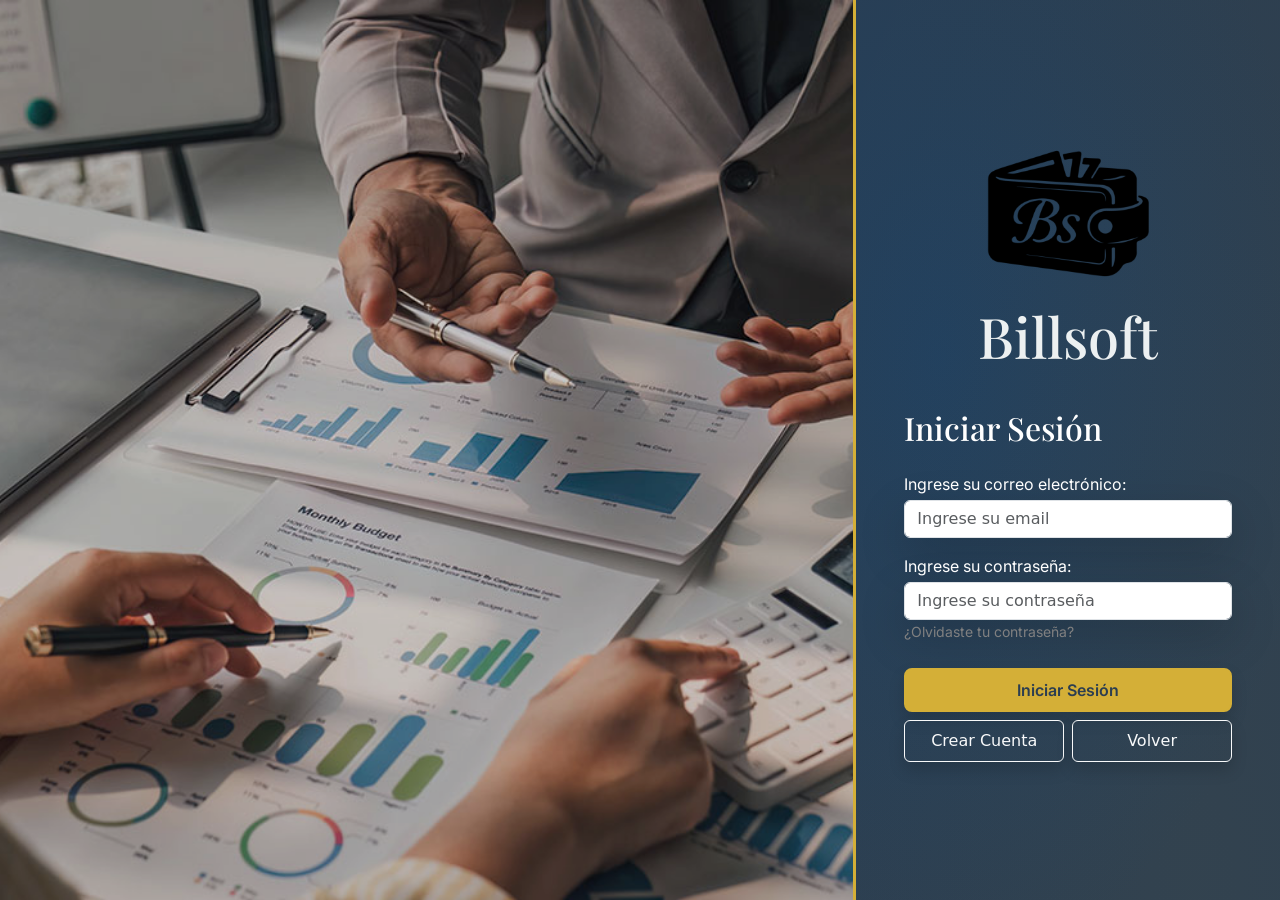
<file: seccion/login.html>
<!DOCTYPE html>
<html lang="es">

<head>
  <meta charset="UTF-8">
  <meta name="viewport" content="width=device-width, initial-scale=1.0">
  <title>Iniciar Sesión | Billsoft</title>
  <link rel="stylesheet" href="../assets/css/styles_main.css">
  <link rel=icon type=image/png href="../assets/img/favicon.png">

  <link href="https://cdn.jsdelivr.net/npm/bootstrap@5.3.3/dist/css/bootstrap.min.css" rel="stylesheet">
</head>

<body>
  <main>
<div class="container-fluid p-0">
  <div class="row g-0 min-vh-100">
    
    <div class="d-none d-md-block col-md-7 col-lg-8 bg-img-cta" style="background-image: url('../assets/img/app/background.jpg'); background-size: cover; background-position: center;">
        </div>

    <div class="col-12 col-md-5 col-lg-4 border-3 d-flex justify-content-center align-items-center color-block">
      
      <div class="w-100 px-2 px-md-5">
        <form method="post" class="formulario3">
          <div class="d-flex flex-column justi align-items-center mb-3">
            <img src="../assets/img/index/logo.svg" class="img-fluid w-50" alt="Logo de Billsoft">
             <h1 class="mt-0 mb-4 txt-cta">Billsoft</h1>
              </div>
          <h2 class="mb-4 text-white font-weight-bold">Iniciar Sesión</h2>
          
          <label class="texto text-white mb-1">Ingrese su correo electrónico:</label>
          <input type="email" name="Email2" class="form-control mb-3 shadow-lg" placeholder="Ingrese su email" required>
          
          <label class="texto text-white mb-1">Ingrese su contraseña:</label>
          <input type="password" name="Contraseña2" class="form-control shadow-lg" placeholder="Ingrese su contraseña" required>
          <small><a href="#" style="text-decoration: none; color: grey;">¿Olvidaste tu contraseña?</a></small>
          
          <div class="d-grid gap-2 mt-4">
            <button type="submit" class="btn-accent py-2 shadow">Iniciar Sesión</button>
          </div>
          
          <div class="d-flex gap-2 mt-2">
            <a class="btn btn-outline-light w-50 py-2 shadow" href="registro.html">Crear Cuenta</a>
            <a class="btn btn-outline-light w-50 py-2 shadow" href="../index.html">Volver</a>
          </div>
          
        </form>
      </div>

    </div>
  </div>
</div>

  </main>
  <script src="https://cdn.jsdelivr.net/npm/bootstrap@5.3.3/dist/js/bootstrap.bundle.min.js"></script>
  <script src="../assets/JS/Validacion.js"></script>
</body>

</html>
</file>
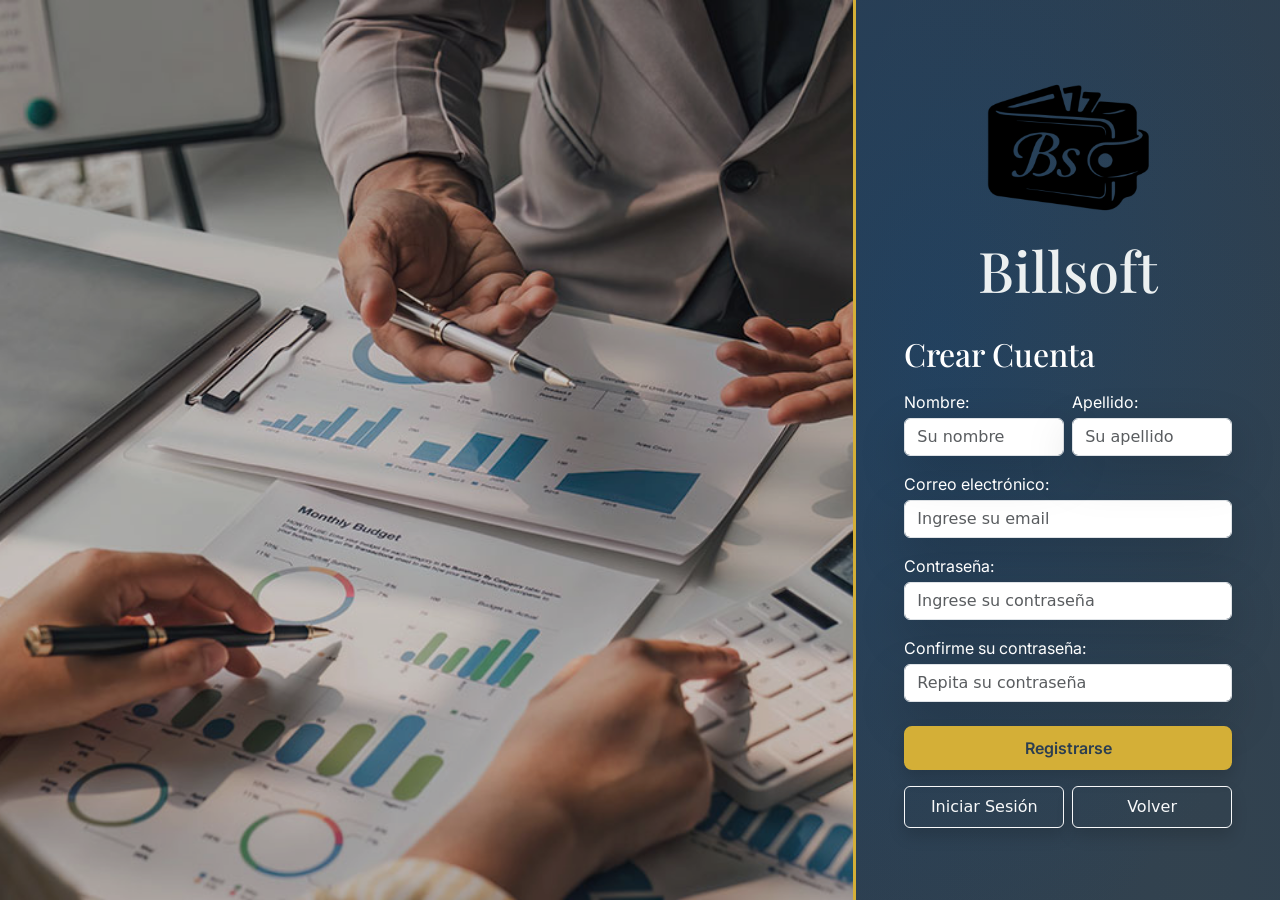
<file: seccion/registro.html>
<!DOCTYPE html>
<html lang="es">

<head>
  <meta charset="UTF-8">
  <meta name="viewport" content="width=device-width, initial-scale=1.0">
  <title>Registrarse | Billsoft</title>
  <link rel=icon type=image/png href="../assets/img/favicon.png">

  <link rel="stylesheet" href="../assets/css/styles_main.css">
  <link href="https://cdn.jsdelivr.net/npm/bootstrap@5.3.3/dist/css/bootstrap.min.css" rel="stylesheet">
</head>

<body>
  <main>
    <div class="container-fluid p-0">
      <div class="row g-0 min-vh-100">
        
        <div class="d-none d-md-block col-md-7 col-lg-8 bg-img-cta" style="background-image: url('../assets/img/app/background.jpg'); background-size: cover; background-position: center;">
        </div>

        <div class="col-12 col-md-5 col-lg-4 border-3 d-flex justify-content-center align-items-center color-block">

          <div class="w-100 px-3 px-md-5 py-4"> 
            <form method="post" class="formulario2">
              
              <div class="d-flex flex-column align-items-center mb-3">
                <img src="../assets/img/index/logo.svg" class="img-fluid w-50" alt="Logo de Billsoft">
                <h1 class="mt-0 mb-3 txt-cta">Billsoft</h1>
              </div>
              
              <h2 class="mb-3 text-white font-weight-bold">Crear Cuenta</h2>
              
              <div class="row g-2 mb-2">
                <div class="col-6">
                  <label class="texto text-white mb-1">Nombre:</label>
                  <input type="text" name="Nombre" class="form-control shadow-lg" placeholder="Su nombre" required>
                </div>
                <div class="col-6">
                  <label class="texto text-white mb-1">Apellido:</label>
                  <input type="text" name="Apellido" class="form-control shadow-lg" placeholder="Su apellido" required>
                </div>
              </div>
              
              <label class="texto text-white mb-1 mt-2">Correo electrónico:</label>
              <input type="email" name="Email" class="form-control mb-3 shadow-lg" placeholder="Ingrese su email" required>
              
              <label class="texto text-white mb-1">Contraseña:</label>
              <input type="password" name="Contraseña" class="form-control mb-3 shadow-lg" placeholder="Ingrese su contraseña" required>
              
              <label class="texto text-white mb-1">Confirme su contraseña:</label>
              <input type="password" name="Confirmacion" class="form-control mb-4 shadow-lg" placeholder="Repita su contraseña" required>
              
              <div class="d-grid gap-2 mt-2">
                <button type="submit" class="btn-accent py-2 shadow">Registrarse</button>
              </div>
              
              <div class="d-flex gap-2 mt-3">

                <a href="login.html" class="btn btn-outline-light w-50 py-2 shadow">Iniciar Sesión</a>
                <a href="../index.html" class="btn btn-outline-light w-50 py-2 shadow">Volver</a>
              </div>
              
            </form>
          </div>

        </div>
      </div>
    </div>
  </main>
  
  <script src="https://cdn.jsdelivr.net/npm/bootstrap@5.3.3/dist/js/bootstrap.bundle.min.js"></script>
  <script src="../assets/JS/Validacion.js"></script>
</body>

</html>
</file>
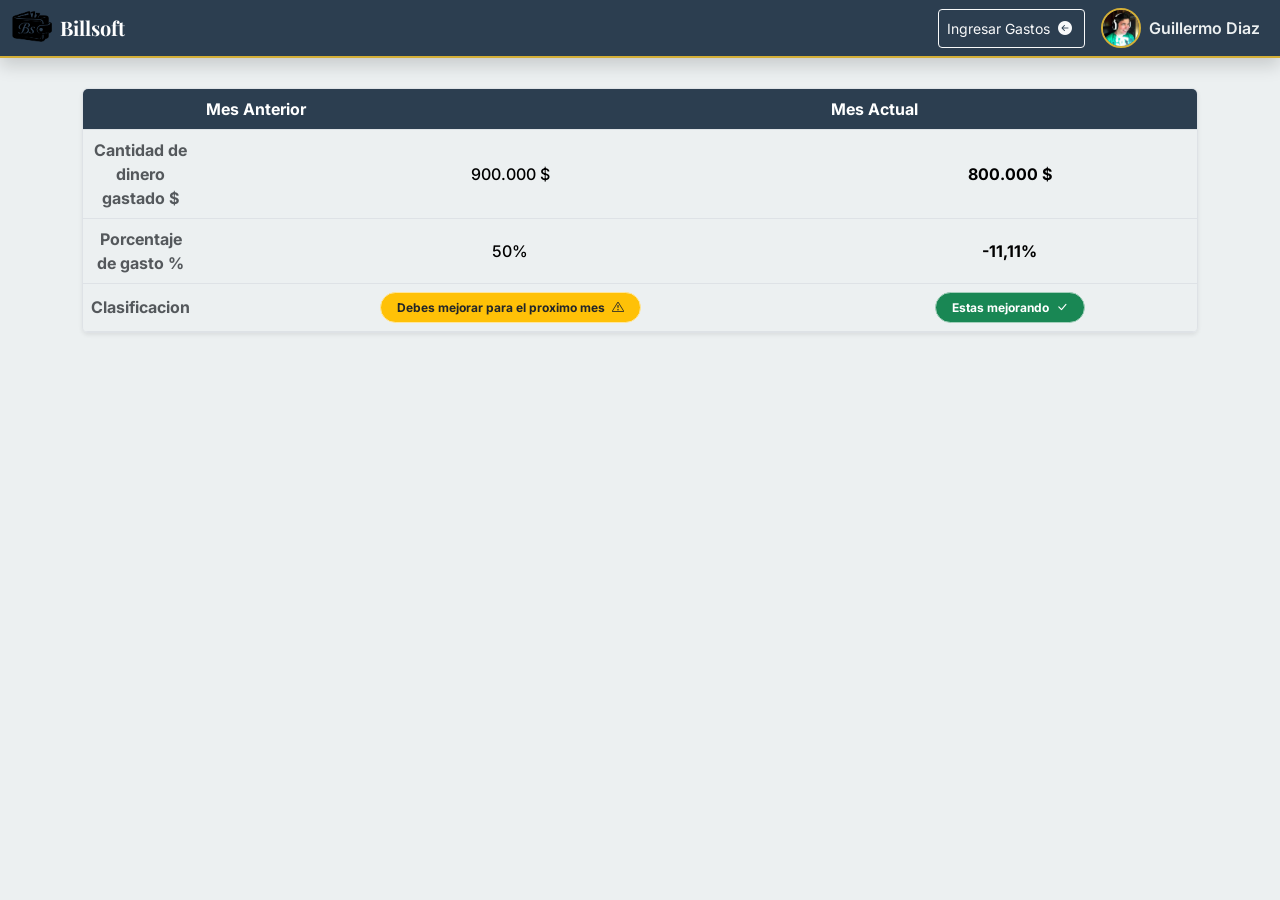
<file: seccion/RegistroxMes.html>
<!DOCTYPE html>
<html lang="es">

<head>
  <meta charset="UTF-8">
  <meta name="viewport" content="width=device-width, initial-scale=1.0">
  <title>Registro por mes | Billsoft</title>
  <link rel=icon type=image/png href="../assets/img/favicon.png">

  <link href="https://cdn.jsdelivr.net/npm/bootstrap@5.3.3/dist/css/bootstrap.min.css" rel="stylesheet">
  <link rel="stylesheet" href="../assets/css/styles_main.css">
</head>

<body>
  <nav class="navbar navbar-expand-lg navbar-dark bs-navbar fixed-top shadow py-2" aria-label="Navegación principal">
    <div class="container-fluid">

      <a class="navbar-brand d-flex align-items-center gap-2 py-0" href="../index.html#inicio">
        <img src="../assets/img/index/logo.svg" alt="Logo Billsoft" width="40" height="40">
        <span class="fw-bold fs-5 navbar-brand-text">Billsoft</span>
      </a>

      <div class="d-flex align-items-center">
        <a class="btn btn-outline-light btn-sm p-2" href="IngresoGasto.html">Ingresar Gastos <i
            class="bi bi-arrow-left-circle-fill mx-1"></i></a>
        <span class="ms-3"><img class="avatar-usr rounded-circle" src="../assets/img/app/user_fake.avif"
            alt="Avatar del usuario"></span>
        <p class="d-none d-md-flex text-center m-0 px-2 nombre-usr">Guillermo Diaz</p>

      </div>
    </div>
  </nav>
  <main>
<section class="container my-6 pb-6 pt-2">
  <div class="table-responsive shadow-sm rounded border">
    <table class="table table-striped-rows table-hover align-middle m-0">
      <thead class="tabla-gasto"> <tr class="Meses">
          <th scope="col" style="width: 50px;"></th> <th scope="col">Mes Anterior</th> <th scope="col">Mes Actual</th>   </tr>
      </thead>
      <tbody>
        <tr class="Gasto text-center">
          <th scope="row" class="text-muted text-center">Cantidad de dinero gastado $</th>
          <td class="fw-medium">900.000 $</td>
          <td class="fw-bold ">800.000 $</td> </tr>
      </tbody>
      <tbody>
        <tr class="Gasto text-center">
          <th scope="row" class="text-muted text-center">Porcentaje de gasto %</th>
          <td class="fw-medium">50%</td>
          <td class="fw-bold ">-11,11%</td> </tr>
      </tbody>
      <tbody>
        <tr class="Gasto text-center">
          <th scope="row" class="text-muted">Clasificacion</th>
          
          <td class="fw-medium">
            <span class="badge text-bg-warning rounded-pill px-3 py-2 text-dark border border-warning-subtle">Debes mejorar para el proximo mes <i class="bi bi-exclamation-triangle ms-1"></i></span>
          </td>
          
          <!-- Usamos text-bg-success para el fondo verde -->
          <td class="fw-bold">
            <span class="badge text-bg-success rounded-pill px-3 py-2 text-white border border-success-subtle">Estas mejorando <i class="bi bi-check-lg ms-1"></i></span>
          </td> 
          
        </tr>
      </tbody>
    </table>
  </div>
</section>
  </main>
  <script src="https://cdn.jsdelivr.net/npm/bootstrap@5.3.3/dist/js/bootstrap.bundle.min.js"></script>
</body>

</html>
</file>
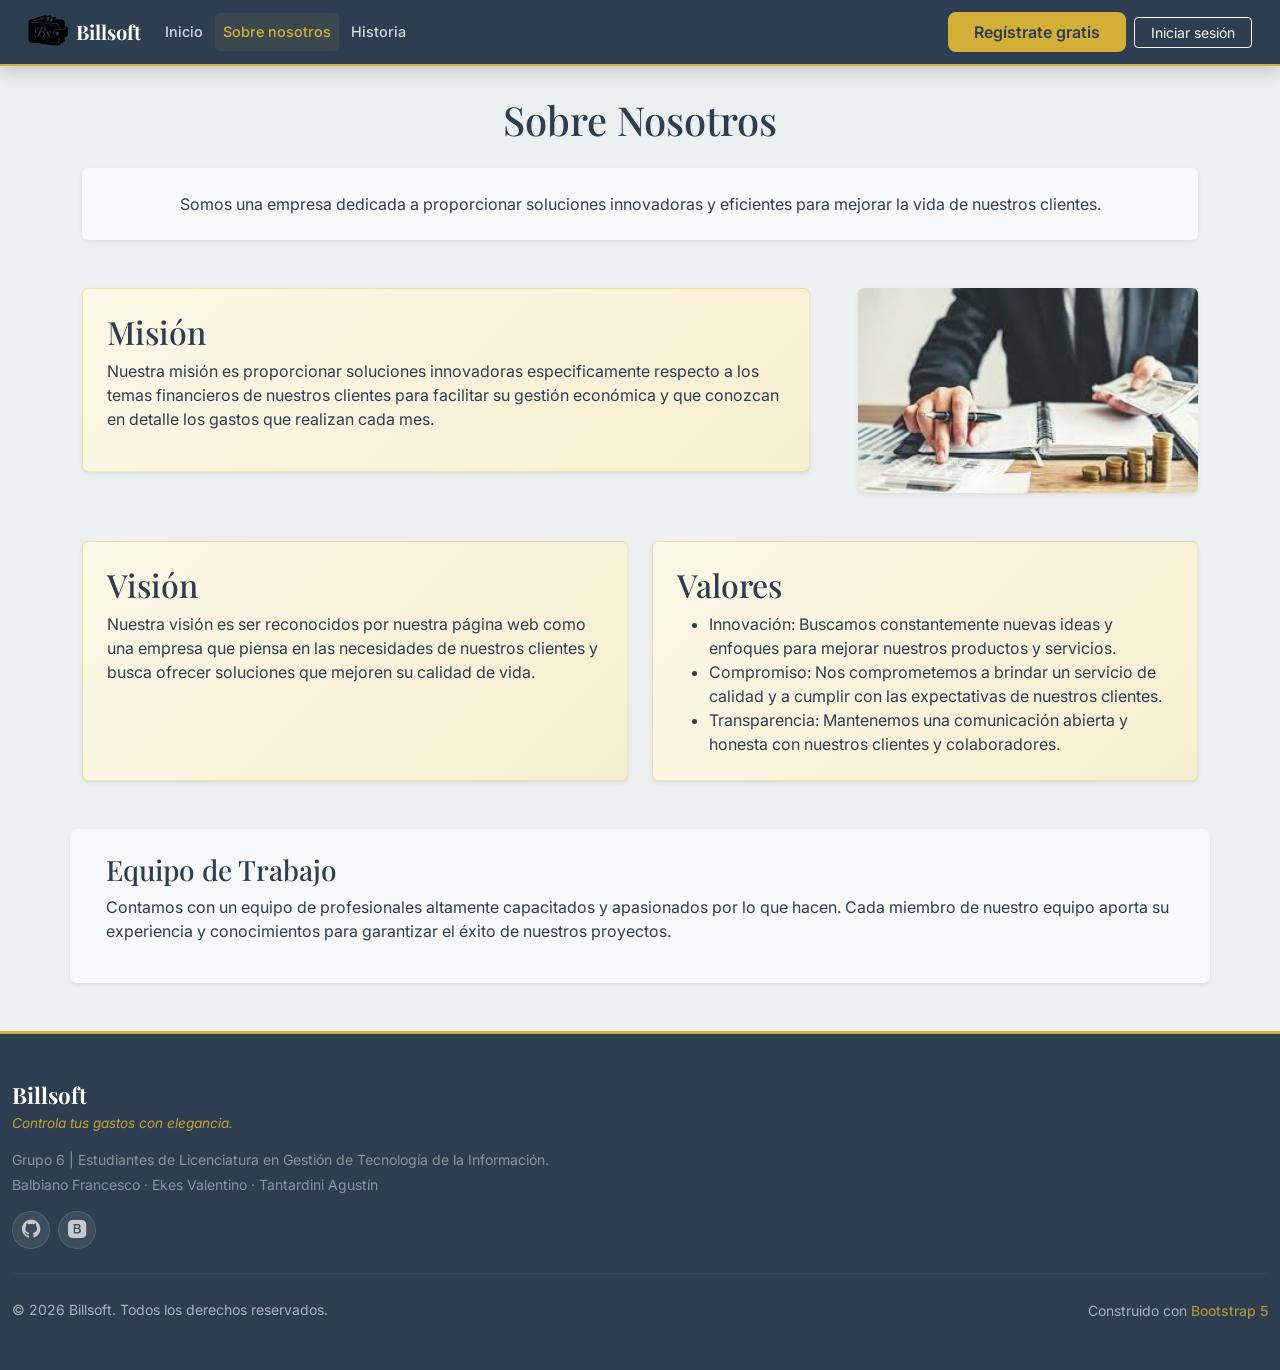
<file: seccion/SobreNosotros.html>
<!DOCTYPE html>
<html lang="es">

<head>
    <meta charset="UTF-8">
    <meta name="viewport" content="width=device-width, initial-scale=1.0">
    <title>Sobre Nosotros | Billsoft</title>
    <link rel=icon type=image/png href="../assets/img/favicon.png">

    <link href="https://cdn.jsdelivr.net/npm/bootstrap@5.3.8/dist/css/bootstrap.min.css" rel="stylesheet"
        integrity="sha384-sRIl4kxILFvY47J16cr9ZwB07vP4J8+LH7qKQnuqkuIAvNWLzeN8tE5YBujZqJLB" crossorigin="anonymous">
    <link rel="stylesheet" href="../assets/css/styles_main.css">
</head>

<body>
        <nav class="navbar navbar-expand-lg navbar-dark bs-navbar fixed-top shadow py-1 px-3"
            aria-label="Navegación principal">
            <div class="container-fluid">

                <a class="navbar-brand d-flex align-items-center gap-2 py-2" href="../index.html#inicio">
                    <img src="../assets/img/index/logo.svg" alt="Logo Billsoft" width="40" height="40">
                    <span class="fw-bold fs-5 navbar-brand-text">Billsoft</span>
                </a>

                <button class="navbar-toggler border-0" type="button" data-bs-toggle="collapse"
                    data-bs-target="#navbarMain" aria-controls="navbarMain" aria-expanded="false"
                    aria-label="Abrir menú de navegación">
                    <span class="navbar-toggler-icon"></span>
                </button>

                <div class="collapse navbar-collapse" id="navbarMain">
                    <ul class="navbar-nav me-auto mb-2 mb-lg-0 gap-lg-1">
                        <li class="nav-item">
                            <a class="nav-link"  href="../index.html">Inicio</a>
                        </li>
                        <li class="nav-item">
                            <a class="nav-link active" aria-current="page" href="SobreNosotros.html">Sobre nosotros</a>
                        </li>
                        <li class="nav-item">
                            <a class="nav-link" href="Historia.html">Historia</a>
                        </li>
                    </ul>

                    <div class="d-flex align-items-center gap-2 py-3 py-lg-0">
                        <a class="btn btn-accent px-4" href="registro.html" target="_blank">Regístrate
                            gratis</a>
                        <a class="btn btn-outline-light btn-sm px-3" href="login.html" target="_blank">Iniciar
                            sesión</a>
                    </div>
                </div>

            </div>
        </nav>
    <main class="pt-5" style="min-height: 100vh;">
        <section class="container py-5">
            <h1 class="text-center mb-4">Sobre Nosotros</h1>
            <p class="text-center mb-5 bg-light p-4 rounded shadow-sm">Somos una empresa dedicada a proporcionar soluciones innovadoras y eficientes para mejorar la vida de nuestros clientes.</p>

            <div class="row g-5 align-items-start">
                <div class="col-lg-8">
                    <div class="bg-light p-4 rounded shadow-sm h-100 about-card">
                        <h2>Misión</h2>
                        <p>Nuestra misión es proporcionar soluciones innovadoras especificamente respecto a los temas financieros de nuestros clientes para facilitar su gestión económica y que conozcan en detalle los gastos que realizan cada mes.</p>
                    </div>
                </div>
                <div class="col-lg-4">
                    <img src="../assets/img/Secciones/Financiero.jpg" alt="Imagen financiera" class="img-fluid rounded shadow-sm w-100">
                </div>
            </div>
            <div class="row mt-4 g-4">
                <div class="col-lg-6">
                    <div class="bg-light p-4 rounded shadow-sm h-100 about-card">
                        <h2>Visión</h2>
                        <p>Nuestra visión es ser reconocidos por nuestra página web como una empresa que piensa en las necesidades de nuestros clientes y busca ofrecer soluciones que mejoren su calidad de vida.</p>
                    </div>
                </div>
                <div class="col-lg-6">
                    <div class="bg-light p-4 rounded shadow-sm h-100 about-card">
                        <h2>Valores</h2>
                        <ul class="mb-0">
                            <li>Innovación: Buscamos constantemente nuevas ideas y enfoques para mejorar nuestros productos y servicios.</li>
                            <li>Compromiso: Nos comprometemos a brindar un servicio de calidad y a cumplir con las expectativas de nuestros clientes.</li>
                            <li>Transparencia: Mantenemos una comunicación abierta y honesta con nuestros clientes y colaboradores.</li>
                        </ul>
                    </div>
                </div>
            </div>

            <div class="row mt-5 bg-light p-4 rounded shadow-sm">
                <div class="col-12">
                    <h3>Equipo de Trabajo</h3>
                    <p>Contamos con un equipo de profesionales altamente capacitados y apasionados por lo que hacen. Cada
                        miembro de nuestro equipo aporta su experiencia y conocimientos para garantizar el éxito de
                        nuestros proyectos.</p>
                </div>
            </div>
        </section>
    </main>

      <!-- ===================== FOOTER ===================== -->
  <footer class="site-footer py-5" aria-label="Pie de página">
    <div class="container-xxl">
      <div class="row gy-4 align-items-start">

        <div class="col-12 col-md-6">
          <h4 class="fw-bold footer-brand mb-1">Billsoft</h4>
          <p class="footer-tagline mb-3">Controla tus gastos con elegancia.</p>
          <p class="footer-credits opacity-75 small mb-1">
            Grupo 6 | Estudiantes de Licenciatura en Gestión de Tecnología de la Información.
          </p>
          <p class="footer-credits opacity-75 small">
            Balbiano Francesco · Ekes Valentino · Tantardini Agustín
          </p>
          <div class="d-flex gap-2">
            <a href="https://github.com/Mbalbiano/billsoft.github.io" class="footer-icon-btn" target="_blank"
              rel="noopener noreferrer" aria-label="GitHub (abre en nueva pestaña)">
              <i class="bi bi-github" aria-hidden="true"></i>
            </a>
            <a href="https://getbootstrap.com/" class="footer-icon-btn" target="_blank" rel="noopener noreferrer"
              aria-label="Bootstrap (abre en nueva pestaña)">
              <i class="bi bi-bootstrap-fill" aria-hidden="true"></i>
            </a>
          </div>
      </div>
      </div>
      
      <hr class="footer-divider my-4">

      <div class="row align-items-center">
        <div class="col-12 col-md-6 text-center text-md-start mb-2 mb-md-0">
          <p class="small opacity-75 mb-0">© 2026 Billsoft. Todos los derechos reservados.</p>
        </div>
        <div class="col-12 col-md-6 text-center text-md-end">
          <small class="opacity-75">
            Construido con
            <a href="https://getbootstrap.com" class="footer-link" target="_blank" rel="noopener noreferrer">Bootstrap
              5</a>
          </small>
        </div>
      </div>

    </div>
  </footer>

    <script src="https://cdn.jsdelivr.net/npm/bootstrap@5.3.8/dist/js/bootstrap.bundle.min.js"
        integrity="sha384-FKyoEForCGlyvwx9Hj09JcYn3nv7wiPVlz7YYwJrWVcXK/BmnVDxM+D2scQbITxI"
        crossorigin="anonymous"></script>
</body>

</html>
</file>
<file: assets/css/styles_main.css>
@import url("https://cdn.jsdelivr.net/npm/bootstrap-icons@1.13.1/font/bootstrap-icons.min.css"); /* Iconos de bootstrap */
/* Iba a usar nerdfonts pero termine encontrando que los iconos de bootstrap son mas adecuados ↑ */

/* =============================================================
   BILLSOFT — custom.css
   Primario:   #2C3E50 (Azul Pizarra)
   Secundario: #ECF0F1 (Gris Claro Suave)
   Acento:     #D4AF37 (Dorado Metálico)
   ============================================================= */

/* ── GOOGLE FONTS ── */
@import url('https://fonts.googleapis.com/css2?family=Playfair+Display:ital,wght@0,400;0,600;0,700;1,400&family=Inter:wght@300;400;500;600&display=swap');

/* -- VARIABLES GLOBALES (como en algoritmia) -- */
:root {
  --bs-primary:    #2C3E50;
  --bs-body-bg:    #ECF0F1;
  --bs-body-color: #2C3E50;

  --color-primary:   #2C3E50;
  --color-secondary: #ECF0F1;
  --color-accent:    #D4AF37;
  --color-accent-dark: #b8962e;
  --color-muted:     #6c757d;

  --font-heading: 'Playfair Display', Georgia, serif;
  --font-body:    'Inter', system-ui, sans-serif;

  /* Tarjetas */
  --shadow-card:  0 4px 20px rgba(44, 62, 80, 0.10);
  --shadow-hover: 0 8px 30px rgba(44, 62, 80, 0.18);
  --radius-card:  0.75rem;

  --section-py:   5rem;


}


/* -- TIPOGRAFIA -- */
body {
  font-family: var(--font-body);
  background-color: var(--color-secondary);
  color: var(--color-primary);
}

h1, h2, h3, h4, h5, h6 {
  font-family: var(--font-heading);
  color: var(--color-primary);
}

p, span, a, li, label, small, .card-text, .accordion-body {
  font-family: var(--font-body);
}

/* Nivel extra de padding para las secciones*/
.py-6 {
  padding-top: var(--section-py) !important;
  padding-bottom: var(--section-py) !important;
}

.pb-6 {
  padding-bottom: var(--section-py)
}

.my-6 {
  margin-top: var(--section-py);
  margin-bottom: var(--section-py);
}

/* -- 4. NAVBAR -- */
.bs-navbar {
  background-color: var(--color-primary) !important;
  border-bottom: 2px solid var(--color-accent);
}

.bs-navbar .navbar-brand-text {
  font-family: var(--font-heading);
  font-size: 1.3rem;
  color: white;
}

.bs-navbar .nav-link {
  font-family: var(--font-body);
  font-size: 0.9rem;
  font-weight: 500;
  color: rgba(255, 255, 255, 0.8);
  padding: 0.5rem 0.9rem;
  border-radius: 0.35rem;
}


/* Dropdown nav */
.bs-navbar .dropdown-menu-nav {
  background-color: #24323f;
  border: 1px solid rgba(228, 189, 60);
  border-radius: var(--radius-card);
}

/* -- BOTONES -- */
/* Botón dorado de acento */
.btn-accent {
  background-color: var(--color-accent);
  color: var(--color-primary);
  border: 2px solid var(--color-accent);
  font-weight: 600;
  font-family: var(--font-body);
  border-radius: 0.5rem;
}

/* Botón Call 2 action sobre fondo oscuro */
.btn-c2a-light {
  background-color: white;
  color: var(--color-primary);
  border: 2px solid white;
  font-weight: 600;
  border-radius: 0.45rem;
}

/* -- HERO-- */
.hero-section {
  background-color: var(--color-primary);
  background-image:
    radial-gradient(ellipse at 80% 50%, rgba(212, 175, 55, 0.06) 0%, transparent 60%),
    radial-gradient(ellipse at 20% 80%, rgba(255,255,255,0.03) 0%, transparent 50%);
  color: white;
  overflow: hidden;
}
/* Nota personal: los porcentajes despues del "at" controlan X e Y respectivamente,
   los otros dos porcentajes manejan el radio, parecido a como lo hacen el
  SFM o el mineimator*/

.hero-pill {
  font-family: var(--font-body);
  font-size: 0.8rem;
  font-weight: 600;
  letter-spacing: 0.2em;
  text-transform: uppercase; /* Mayusculas, lo mismo que en algoritmia */
  color: var(--color-accent);
  background-color: rgba(212, 175, 55, 0.12);
  padding: 0.35rem 0.85rem;
  border-radius: 2rem;
  border: 1px solid rgba(212, 175, 55, 0.3);
}

.hero-title {
  font-family: var(--font-heading);
  font-size: 3.8rem;
  font-weight: 700;
  color: white;
  line-height: 1.15;
}

.hero-title em {
  font-style: italic;
}

.text-accent {
  color: var(--color-accent) !important;
}

.hero-subtitle {
  font-size: 1.1rem;
  font-weight: 300;
  color: rgba(255, 255, 255, 0.75);
  max-width: 520px;
  line-height: 1.7;
}

.hero-logo-img {
  max-width: 480px;
  filter: drop-shadow(0 20px 50px rgb(49, 49, 49));
}

/* ── 7. FONDOS DE SECCIÓN ────────────────────────────────── */
.section-light {
  background-color: var(--color-secondary);
}

.section-white {
  background-color: white;
}

/* Títulos y subtítulos de sección */
.section-title {
  font-family: var(--font-heading);
  font-size: 2.4rem;
  font-weight: 700;
  color: var(--color-primary);
  margin-bottom: 0.5rem;
}

.section-subtitle {
  font-size: 1rem;
  color: var(--color-muted);
  font-weight: 400;
  margin-bottom: 0;
}

/* -- TARJETAS 3 PASOS -- */
.card-pasos {
  background-color: white;
  border: 1px solid rgba(44, 62, 80, 0.08);
  border-radius: var(--radius-card);
  box-shadow: var(--shadow-card);
}

.about-card {
  background: linear-gradient(135deg, #fcf8e7 0%, #f7efd1 100%);
  border: 1px solid rgba(212, 175, 55, 0.28);
  box-shadow: 0 4px 16px rgba(44, 62, 80, 0.06);
}

.about-card h3 {
  color: #8c7522;
}

.icono-pasos {
  width: 52px;
  height: 52px;
  display: flex;
  align-items: center;
  justify-content: center;
  border-radius: 50%;
  background-color: rgba(212, 175, 55, 0.12);
  border: 1.5px solid rgba(212, 175, 55, 0.35);
  font-size: 1.5rem;
  color: var(--color-accent);
}

.card-divider {
  border: 1.5px solid rgba(31, 43, 56, 0.3);
  margin-left: 0;
  margin-right: 0;
}

/* -- ¿POR QUÉ BILLSOFT? -- */

/* Iconos al lado del cuerpo del texto */
.feature-icon {
  width: 44px;
  height: 44px;
  min-width: 44px;
  display: flex;
  align-items: center;
  justify-content: center;
  background-color: rgba(212, 175, 55, 0.1);
  border: 1.5px solid rgba(212, 175, 55, 0.3);
  border-radius: 0.5rem;
  font-size: 1.2rem;
  color: var(--color-accent);
}

/* -- STATS -- */
.stats-section {
  background-color: var(--color-primary);
  border-top: 3px solid var(--color-accent);
  border-bottom: 3px solid var(--color-accent);
}

.stat-item {
  padding: 2.5rem 1rem;
  border: rgba(255, 255, 255, 0.1);
}


/* Media queries para el manejo de las lineas en las distintas resoluciones */
@media (max-width: 992px) {
  .stat-mid {
    border-right: none !important ;
  }
}

@media (max-width: 576px) {
  .stat-item {
    border-right: none !important; 
    border-bottom: 1px solid rgba(255, 255, 255)
  }

}
/* No me gustaba los media queries de la ia, por lo que los reescribi; quedo
   codigo spaghetti medio rebuscado (pero que aun asi me gusta mas).
   Si queda tiempo tengo que acomodarlo */

.stat-icon {
  font-size: 2.2rem;
  color: var(--color-accent);
}

.stat-number {
  font-family: var(--font-heading);
  font-size: 2.6rem;
  font-weight: 700;
  color: white;
  margin: 0.2rem 0;
  line-height: 1;
}

.stat-label {
  font-size: 0.85rem;
  font-weight: 400;
  color: rgba(255, 255, 255, 0.65);
  text-transform: uppercase; /* Mayusculas */
}

/* -- REVIEWS -- */
.card-review {
  background-color: white;
  border: 1px solid rgba(44, 62, 80, 0.08);
  border-radius: var(--radius-card);
  box-shadow: var(--shadow-card);
}

.review-avatar {
  width: 52px;
  height: 52px;
  border: 2px solid rgba(212, 175, 55, 0.35);
}

.star-rating {
  font-size: 0.8rem;
  display: flex;
  gap: 2px;
  margin-top: 2px;
}

.bi-star-fill { /* SVG de bootstrap icons (estrellas) */
    color: #FFC500; 
}

/* -- Call 2 action -- */
.c2a-section {
  background-color: var(--color-primary);
  background-image: linear-gradient(135deg,
    var(--color-primary) 0%,
    #1a252f 100%);
  /* Gradiente similar al de FMHY o el hero; importante: radial != linear */
  border-top: 3px solid var(--color-accent);
}

.c2a-title {
  font-family: var(--font-heading);
  font-size: 2.2rem;
  color: white;
  margin-bottom: 0.5rem;
}

.c2a-subtitle {
  color: rgba(255, 255, 255, 0.7);
  font-size: 1rem;
  font-weight: 300;
}

/* -- FAQ -- */
.faq-accordion {
  border: 1px solid rgba(44, 62, 80, 0.1);
  border-radius: var(--radius-card);
  overflow: hidden; 
  /* si se muestra el overflow, se pierden las esquinas redondeadas.
  Podria hacerlo con Bs5, pero prefiero dejarlo como lo puso la ia por la variable
  global de los bordes. Me resulta mas practico si hay que modificar el css y se logra lo mismo*/
  box-shadow: var(--shadow-card);
}

.faq-item {
  border: 0;
  border-bottom: 1px solid rgba(44, 62, 80, 0.08);
}

.faq-item:last-child {
  border-bottom: 0;
}

.faq-button {
  font-family: var(--font-body);
  font-weight: 500;
  font-size: 0.95rem;
  color: var(--color-primary);
  background-color: white;
  padding: 1.25rem 1.5rem;
}

.faq-body {
  font-size: 0.93rem;
  color: var(--color-muted);
  background-color: rgba(236, 240, 241, 0.4);
  padding: 1rem 1.5rem 1.25rem;
  line-height: 1.7;
}

/* -- FOOTER -- */
.site-footer {
  background-color: var(--color-primary);
  color: rgba(255, 255, 255, 0.8);
  border-top: 3px solid var(--color-accent);
}

.footer-brand {
  font-family: var(--font-heading);
  font-size: 1.4rem;
  color: white;
}

.footer-tagline {
  font-size: 0.85rem;
  color: var(--color-accent);
  font-style: italic;
  opacity: 0.9;
  margin-bottom: 0;
}

.footer-credits {
  color: rgba(255, 255, 255, 0.6);
}

.footer-divider {
  border-color: rgba(255, 255, 255, 0.12) !important;
}

.footer-link {
  color: var(--color-accent);
  text-decoration: none;
  font-weight: 500;
}


.footer-icon-btn {
  display: flex;
  align-items: center;
  justify-content: center;
  width: 38px;
  height: 38px;
  border-radius: 50%;
  background-color: rgba(255, 255, 255, 0.08);
  color: rgba(255, 255, 255, 0.7);
  font-size: 1.15rem;
  text-decoration: none;
  border: 1px solid rgba(255, 255, 255, 0.12);
}


/* -- MEDIA QUERIES PARA MOBILE -- */
@media (max-width: 576px) {
  .hero-logo-img {
    max-width: 220px;
  }

  .hero-title {
    font-size: 2rem;
  }

  .stat-number {
    font-size: 2rem;
  }

  .c2a-title {
    font-size: 1.5rem;
  }
}

@media (max-width: 768px) {
  .tabla-mobile {
    margin-bottom: 250px !important;
  }
  .color-block {
  border: none !important;
  }
}


/* -- Nav Ingreso Gasto -- /  */
.avatar-usr {
  width: 40px;
  height: 40px;
  border: 0.15rem solid var(--color-accent);
}

.nombre-usr {
  color: var(--color-secondary);
  font-weight: 600;
}

.usr:hover {
  color: var(--color-accent);
}

/* -- Tabla ingreso gasto -- */
.tabla-gasto {
  --bs-table-bg: var(--color-primary );
  --bs-table-color: white;
}

.servicio {
  background-color: grey;
}

.alquiler {
  background-color: #9f327b;
}

.comida {
  background-color: #ff7f1f;
}

.ropa {
  background-color: #008374;
}

.vehiculo {
 background-color: #f34235; 
}

.suscripciones {
  background-color: #d3b72b;
}

.seguros {
  background-color: #127bdc;
}

.otros {
  background-color: #3c3c3c;
}

/* -- LOGIN / REGISTRO -- */
.bg-img-cta {
  filter: brightness(80%);
}

.color-block {
  background-color: var(--color-primary);
  border-left: 4px solid var(--color-accent);
  background-image:
    radial-gradient(ellipse at 80% 100%, rgba(212, 175, 55, 0.041) 0%, transparent 100%),
    radial-gradient(ellipse at 20% 40%, #1f4061e3 0%, transparent 80%);
}

.txt-cta {
  color: var(--color-secondary);
  font-size: 3.5rem;
}

input:focus {
  border: 3px solid var(--color-accent-dark) !important;
}


/* -- ANIMACIONES -- */

.btn-accent:hover,
.btn-accent:focus {
  background-color: var(--color-accent-dark);
  border-color: var(--color-accent-dark);
  color: var(--color-primary);
  box-shadow: 0 4px 14px rgba(212, 175, 55, 0.4);
  transform: translateY(-2px);
}

.btn-c2a-light:hover,
.btn-c2a-light:focus {
  background-color: var(--color-accent);
  border-color: var(--color-accent);
  color: var(--color-primary);
  transform: translateY(-1px);
  box-shadow: 0 4px 14px rgba(212, 175, 55, 0.45);
}

.bs-navbar .nav-link:hover,
.bs-navbar .nav-link.active {
  color: var(--color-accent) !important;
  background-color: rgba(212, 175, 55, 0.08);
}

.bs-navbar .dropdown-menu-nav .dropdown-item:hover {
  background-color: rgba(212, 175, 55, 0.12);
  color: var(--color-accent);
}

.card-pasos:hover {
  box-shadow: var(--shadow-hover);
  transform: translateY(-5px);
}

.feature-item:hover .feature-icon {
  background-color: var(--color-accent);
  color: var(--color-primary);
  border-color: var(--color-accent);
}

.card-review:hover {
  box-shadow: var(--shadow-hover);
  transform: translateY(-4px);
}

.footer-link:hover {
  color: white;
}

.footer-icon-btn:hover {
  background-color: var(--color-accent);
  color: var(--color-primary);
  border-color: var(--color-accent);
  transform: translateY(-2px);
}
</file>
